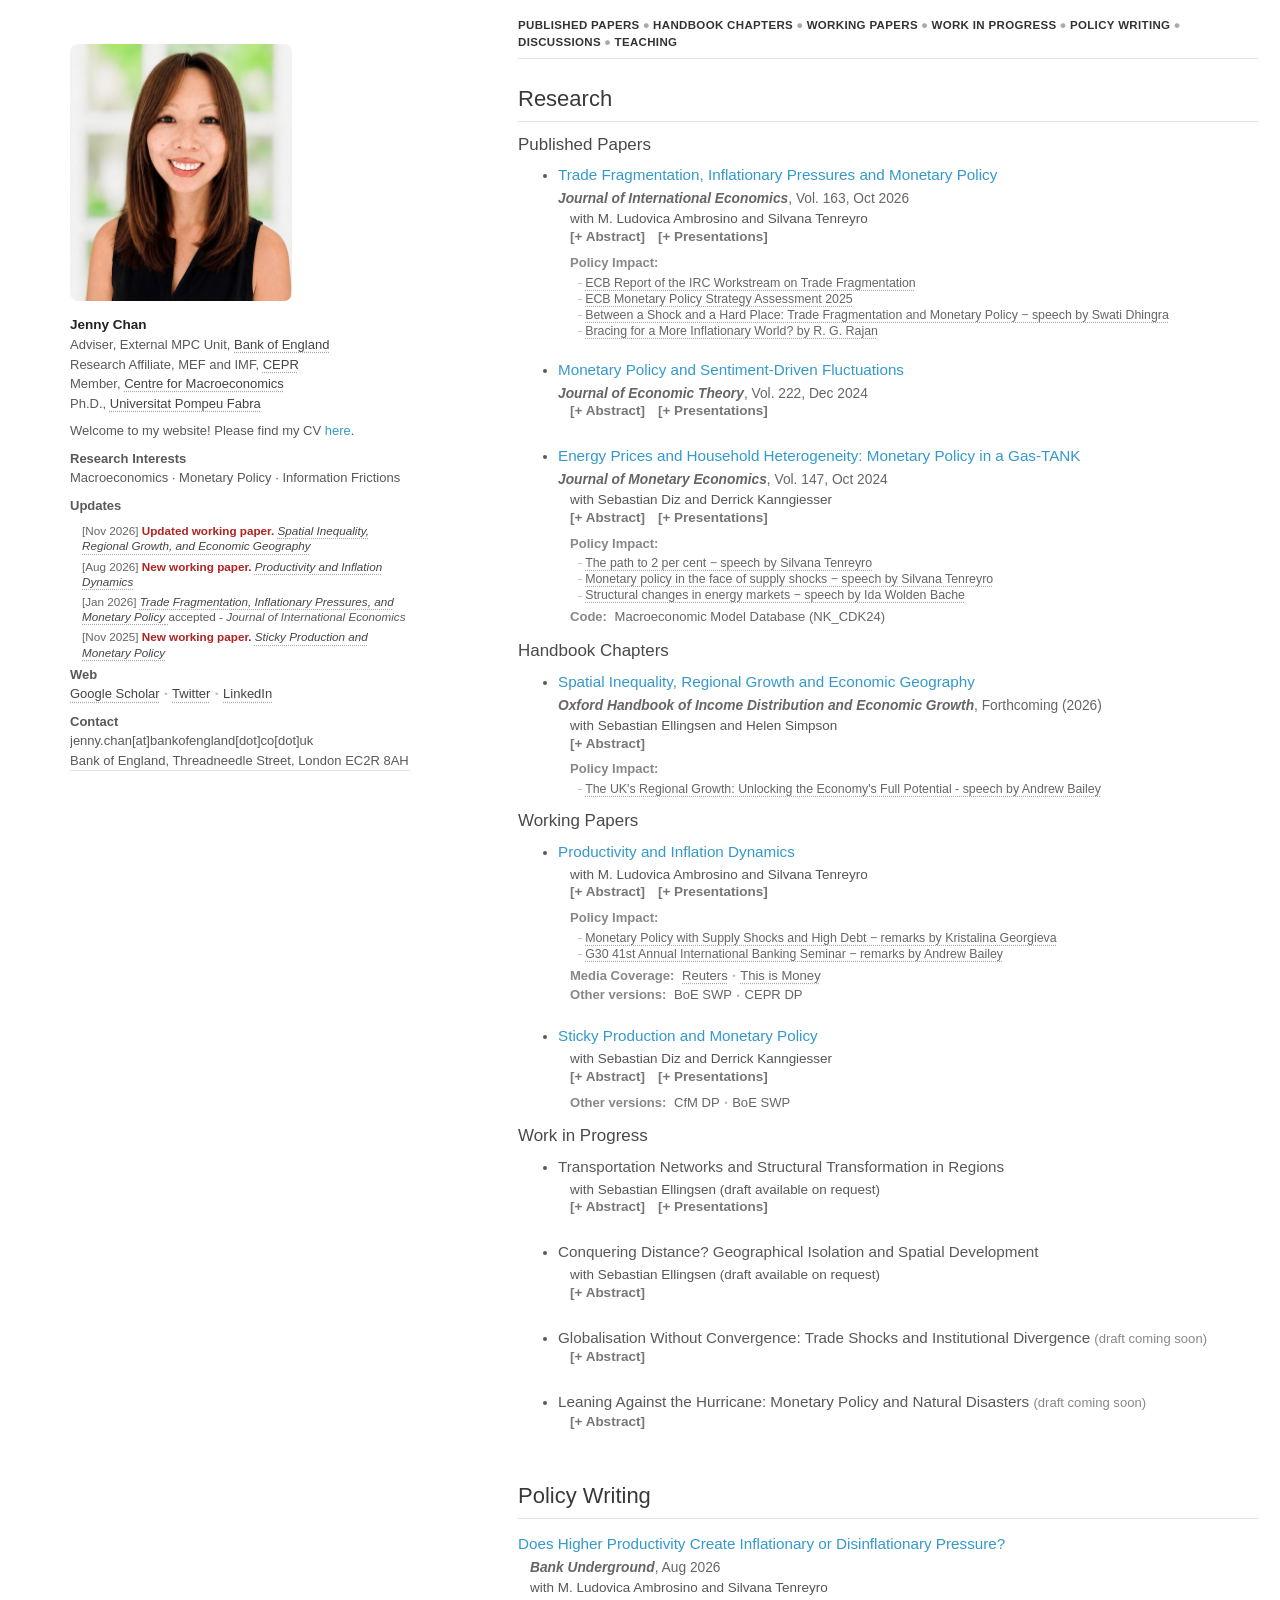
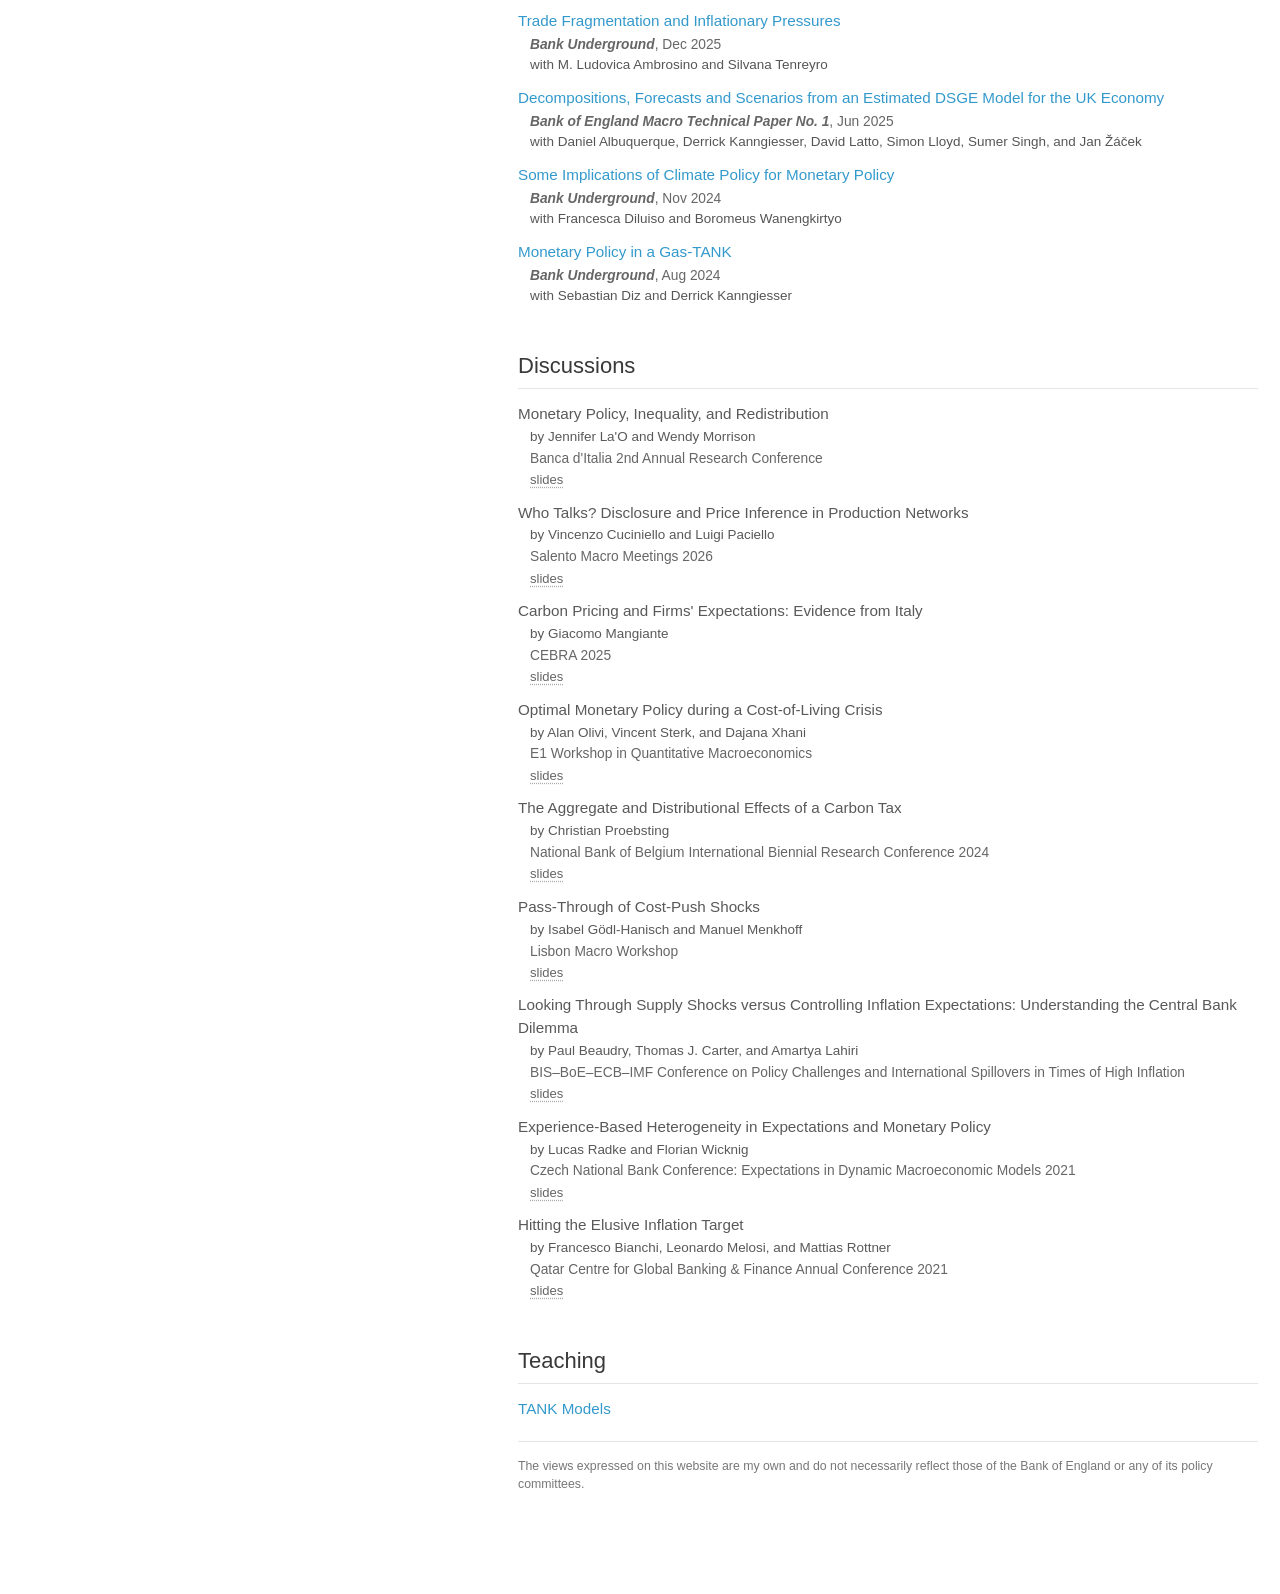
<file: index.html>
<!doctype html>
<html>
  <head>

	<!-- Google tag (gtag.js) -->
	<script async src="https://www.googletagmanager.com/gtag/js?id=G-JTFSP97HPY"></script>
	<script>
  	window.dataLayer = window.dataLayer || [];
  	function gtag(){dataLayer.push(arguments);}
  	gtag('js', new Date());

  	gtag('config', 'G-JTFSP97HPY');
	</script>

    <meta charset="utf-8">
    <meta http-equiv="X-UA-Compatible" content="chrome=1">
    <title>Jenny Chan</title>

    <link rel="stylesheet" href="stylesheets/styles.css">
    <link rel="stylesheet" href="stylesheets/pygment_trac.css">
    <meta name="viewport" content="width=device-width">
    <!--[if lt IE 9]>
    <script src="//html5shiv.googlecode.com/svn/trunk/html5.js"></script>
    <![endif]-->

    <style>
      /* Jump-to menu */
      .jumpto {
        font-size: 11.5px;
        font-weight: 600;
        text-transform: uppercase;
        letter-spacing: 0.03em;
        color: #999;  /* colour of the dots between links */
        line-height: 1.5;
        margin: -35px 0 28px;  /* links sit in the top margin; space below before "Research" */
        padding: 0 0 6px;
        position: sticky;
        top: 17px;  /* stays exactly where it starts (body top padding 44px - 27px pull-up) */
        background: #fff;
        border-bottom: 1px solid #e5e5e5;
        z-index: 1000;
        box-shadow: 0 -17px 0 #fff;  /* white strip above, so scrolled text never shows over the links */
		-webkit-transform: translateZ(0);
        transform: translateZ(0);
        -webkit-backface-visibility: hidden;
        will-change: transform;
      }

      .jumpto a { padding: 2px 0; color: #333; }
      .jumpto .sep { font-size: 1.5em; line-height: 0; vertical-align: -0.1em; color: #aaa; }
      .jumpto a:hover { color: #39c; }
      .jumpto a:hover { text-decoration: none; border-bottom: 2px solid #39c; }

      /* Keep jump-to targets from being hidden behind the sticky nav above */
      h2[id], h3[id] { scroll-margin-top: 100px; }

      .entry { margin-bottom: 12px; }
      ul.bullet-list > .entry { margin-bottom: 20px; }  /* a bit more air between papers */
      ul.bullet-list > .entry:last-child { margin-bottom: 12px; }
      .entry-title { font-size: 1.05em; }
      .entry-title .draft-note { font-size: 0.86em; color: #888; font-weight: normal; }
      .entry-title a, .entry-title-text, .entry-title em, .entry-title i { font-style: normal; }  /* titles upright (were italic) */

      .metadata {
        color: #666;
        font-size: 0.95em;
        line-height: 1.4;
        margin-top: 2px;
      }
      .metadata a { color: #666; }

      .coauthors {
        margin-left: 12px;
        margin-top: 2px;
        font-size: 0.93em;
        line-height: 1.4;
      }

      .indent { margin-left: 12px; }

      .supplementary {
        color: #666;
        font-size: 0.90em;
        margin-top: 4px;
      }
      .supplementary a { color: #666; }
      .supplementary a:hover { color: #39c; }  /* every supplementary link (Code, Other versions, ...) turns blue on hover */

      header p { margin-bottom: 8px; }
      /* Compact sidebar so it fits on a laptop screen without scrolling */
      header h4 { margin: 0; }
      header h2.sidebar-name { margin: 14px 0 0; font-size: 13.5px; line-height: 1.5; color: #222; }
      @media screen and (min-width: 981px) { header { bottom: 20px; } }
      #content p { margin-bottom: 12px; }
      #content h3 { margin-bottom: 10px; }
      #content hr { margin-bottom: 15px; }

      /* Disclaimer at the bottom of the right (content) panel */
      .content-footer { margin-top: 20px; }
      .content-footer p { font-size: 0.85em; color: #777; margin-bottom: 0; }

      /* Conferences accordion (reuses .accordion toggle) */
      .accordion.conf:after { content: '[+ Presentations]'; }
      .accordion.conf.active:after { content: '[\2212  Presentations]'; }
      /* Indent the toggles to the same 12px as the "with ..." co-author line, on every paper */
      .entry > button.accordion:first-of-type { margin-left: 5px; }
      /* Policy Impact / Other versions / etc. line up with the toggles and the "with ..." line */
      .entry > .supplementary:not(.indent) { margin-left: 12px; }
      /* Text size the page has always rendered at (previously set by unclosed <font size="2"> tags) */
      section, footer { font-size: 14.5px; }
      header { font-size: 13px; }  /* left panel slightly smaller than the right column */
      header > h2 { font-size: 18px; }  /* keep the name heading at its original size */
      #content > h2 { font-size: 22px; }  /* Research / Policy Writing / Discussions / Teaching */
      #content > h2 { margin-bottom: 10px; }
      #content > hr { margin-bottom: 14px; }
      .entry > button.accordion { padding-top: 0; padding-bottom: 0; }
      .entry > .supplementary { margin-top: 2px; }
      @media screen and (max-width: 980px) { .jumpto { margin-top: 0; padding-top: 6px; } }  /* single-column layout: keep the links below the sidebar */
      @media screen and (max-width: 740px) { .jumpto { display: none; } }  /* hide the section links on phones */
      .conf-note { font-size: 0.85em; color: #555; margin-top: 4px; }
      .impact-list { margin: 2px 0 4px 0; padding-left: 8px; list-style: none; }
      .impact-list li::before { content: "\2013"; font-size: 0.6em; color: #888; margin-right: 3px; vertical-align: 0.25em; }  /* small en dash, raised to mid-letter height, as the bullet */
      /* One line per bullet; long titles end in "..." (full title shown on hover) */
      .impact-list li { margin: 0; white-space: nowrap; overflow: hidden; text-overflow: ellipsis; font-size: 0.95em; line-height: 1.3; }
      /* On phones/narrow screens, show the full title: wrap instead of "...", with the dash hanging */
      @media screen and (max-width: 740px) {
        .impact-list li { white-space: normal; overflow: visible; text-overflow: clip; padding-left: 0.9em; text-indent: -0.9em; }
      }
      /* Decluttered styling: plain labels, no-bracket links, quieter co-author names */
      .label { color: #888; font-weight: 600; margin-right: 4px; }
      .supplementary .dot, header .dot { color: #bbb; margin: 0 1px; font-size: 0.75em; line-height: 0; vertical-align: 0.1em; }
      .coauthors a { color: #555; }
      .coauthors a:hover { color: #39c; }
      /* Dotted underline so Policy Impact items and slides read as links */
      .impact-list a, .supplementary.indent a, a.media { text-decoration: underline dotted; text-decoration-color: #aaa; text-underline-offset: 3px; }
      .impact-list a:hover, .supplementary.indent a:hover, a.media:hover { color: #39c; text-decoration-color: #39c; }
      /* Extra space before each main section */
      #content > h2[id] { margin-top: 48px; }
      /* Sidebar links: text colour with a light dotted underline, blue on hover (CV link stays blue) */
      header a, header a[style] { color: #444 !important; text-decoration: underline dotted; text-decoration-color: #aaa; text-underline-offset: 3px; }
      header a:hover, header a[style]:hover { color: #39c !important; text-decoration-color: #39c; }
      header a.cv-link { color: #39c !important; text-decoration: none; }
      header a.cv-link:hover { text-decoration: underline; }
    </style>

  </head>
  <body>
    <div class="wrapper">
      <header>
	<h4><img src='images/Photo_JC4.jpg' width="222" height="257" style="border-radius: 8px; display: block; margin: 0; object-fit: cover; object-position: 50% 100%;"></h4>
        <h2 class="sidebar-name"><b>Jenny Chan</b></h2>

    <p>Adviser, External MPC Unit, <a href="https://www.bankofengland.co.uk/" target="_blank">Bank of England</a>
	<br>Research Affiliate, MEF and IMF, <a href="https://cepr.org/" target="_blank">CEPR</a>
	<br>Member, <a href="https://www.lse.ac.uk/CFM" target="_blank">Centre for Macroeconomics</a>
	<br>Ph.D., <a href="https://www.upf.edu/en/web/econ" target="_blank">Universitat Pompeu Fabra</a></p>

	<p>Welcome to my website! Please find my CV <a class="cv-link" href="/cv/CV_JChan_Sep2026.pdf" target="_blank">here</a>.</p>

	<p><b>Research Interests</b>
	<br>Macroeconomics &middot; Monetary Policy &middot; Information Frictions</p>

	<p><b>Updates</b></p>

	<div style="font-size:0.9em; line-height:1.3;">

	<p style="margin:0 0 5px 12px; line-height:1.3;">
	<span style="color:#666;">[Nov 2026]</span>
	<span style="color:#b22222;"><b>Updated working paper.</b></span>
	<a href="/papers/handbook_final.pdf" target="_blank">
	<i>Spatial Inequality, Regional Growth, and Economic Geography</i>
	</a>
	</p>
		
	<p style="margin:0 0 5px 12px; line-height:1.3;">
	<span style="color:#666;">[Aug 2026]</span>
	<span style="color:#b22222;"><b>New working paper.</b></span>
	<a href="/papers/Productivity_Inflation.pdf" target="_blank">
	<i>Productivity and Inflation Dynamics</i>
	</a>
	</p>
		
	<p style="margin:0 0 5px 12px; line-height:1.3;">
	<span style="color:#666;">[Jan 2026]</span>
	<a href="https://www.sciencedirect.com/science/article/abs/pii/S0022199626000097" target="_blank">
	<i>Trade Fragmentation, Inflationary Pressures, and Monetary Policy</i>
	</a>
	accepted - <i>Journal of International Economics</i>
	</p>

	<p style="margin:0 0 5px 12px; line-height:1.3;">
	<span style="color:#666;">[Nov 2025]</span>
	<span style="color:#b22222;"><b>New working paper.</b></span>
	<a href="/papers/Sticky_production_SWP.pdf" target="_blank">
	<i>Sticky Production and Monetary Policy</i>
	</a>
	</p>

	</div>

	<p><b>Web</b>
	<br><a href="https://scholar.google.com/citations?hl=en&user=dgKcbZoAAAAJ" target="_blank" style="color: gray;">Google Scholar</a> <span class="dot">&bull;</span>
	<a href="https://twitter.com/CJenGo88" target="_blank" style="color: gray;">Twitter</a> <span class="dot">&bull;</span>
	<a href="https://uk.linkedin.com/in/jenny-chan-1031" target="_blank" style="color: gray;">LinkedIn</a>

	<p></p><b>Contact</b>
	<br>jenny.chan[at]bankofengland[dot]co[dot]uk
	<br>Bank of England, Threadneedle Street, London EC2R 8AH

	<!--
	<br>
        <img src='images/GitHub-Mark-120px-plus.jpg' height=5% width=5%>
        <a href="https://github.com/jenncha" target="_blank">Github</a>
        <br>
        <img src='images/twitter-128.jpg' height=5% width=5%>
        <a href="https://twitter.com/CJenGo88" target="_blank">Twitter</a>
        <br>
        <img src='images/google_scholar.jpg' height=5% width=5%>
        <a href="https://scholar.google.com/citations?hl=en&user=dgKcbZoAAAAJ" target="_blank">Google Scholar</a>
        <br>
        <p><small>Theme by <a href="https://github.com/orderedlist">orderedlist</a></small></p>
        <br>
	-->

        <hr>
      </header>

      <section>
        <div id="content">

	<nav class="jumpto">
	<a href="#published-articles">Published Papers</a> <span class="sep">&bull;</span>
	<a href="#books-chapters">Handbook Chapters</a> <span class="sep">&bull;</span>
	<a href="#working-papers">Working Papers</a> <span class="sep">&bull;</span>
	<a href="#work-in-progress">Work in Progress</a> <span class="sep">&bull;</span>
	<a href="#policy">Policy Writing</a> <span class="sep">&bull;</span>
	<a href="#discussions">Discussions</a> <span class="sep">&bull;</span>
	<a href="#teaching">Teaching</a>
	</nav>

        <h2>Research</h2>
        <hr>

	<h3 id="published-articles">Published Papers</h3>
	<ul class="bullet-list">

		<li class="entry">
			<div class="entry-title"><a href="https://www.sciencedirect.com/science/article/abs/pii/S0022199626000097" onclick="gtag('event', 'download', {'event_category': 'Downloads', 'event_label': 'Trade Fragmentation'});" target="_blank">Trade Fragmentation, Inflationary Pressures and Monetary Policy</a></div>
			<div class="metadata"><b><i>Journal of International Economics</i></b>, Vol. 163, Oct 2026</div>
				<div class="coauthors">with <a href="https://sites.google.com/view/marialudovicaambrosino/home" target="_blank">M. Ludovica Ambrosino</a> and <a href="https://personal.lse.ac.uk/tenreyro/" target="_blank">Silvana Tenreyro</a></div>
			<button class="accordion"></button>
			<div class="panel" id="section01">
				How does trade fragmentation affect inflationary pressures? What is the response
				of monetary policy needed to sustain inflation at target? To address these questions,
				we develop a two-sector, small open-economy model featuring imperfect international
				risk-sharing and household heterogeneity, capturing both the supply-side and demand-side
				effects of fragmentation. In the model, fragmentation takes the form of import-price
				increases or a decline in tradable-sector productivity. The sign and magnitude of its impact
				on inflationary pressures, and the appropriate policy response, depend not only on
				the direct effect of higher import prices or lower productivity on supply but also, crucially,
				on how aggregate demand adjusts to lower real incomes. In turn, this depends on
				the pace of fragmentation (gradual versus front-loaded) and other key structural factors
				highlighted by the model. We compare outcomes under Taylor-type monetary policy
				rules to a constrained-efficient allocation.
			</div>
			<button class="accordion conf"></button>
			<div class="panel" id="section01-conf">
				IMF 25th Annual Research Conference, NBER International Seminar on Macroeconomics*, 23rd BIS Annual Conference*, EEA-ESEM*, SED Copenhagen, Reserve Bank of Australia Annual Conference, ECB – FRB Cleveland Inflation: Drivers and Dynamics Conference, Banca d’Italia Annual Research Conference, 27th Annual DNB Research Conference, CEPR Paris Symposium, CEPR – ESSIM, CEPR-RISE Workshop, CEBRA, FRB International Finance Seminar, ECB DGE Seminar, ECB Seminar*, IMF ICD seminar*, Banca d’Italia Seminar*, Banque de France – TSE Seminar, AMSE – Banque de France Workshop in Macroeconomics, MMF Macro and Finance Research Group Workshop*, 25th IWH-CIREQ-GW-BOKERI Workshop*, 3rd XAmsterdam Macroeconomic Workshop, Collegio Carlo Alberto Workshop, Università Cattolica del Sacro Cuore
				<div class="conf-note">* Presented by co-author</div>
			</div>
			<div class="supplementary">
				<span class="label">Policy Impact:</span>
				<ul class="impact-list">
					<li><a title="ECB Report of the IRC Workstream on Trade Fragmentation" href="https://www.ecb.europa.eu/pub/pdf/scpops/ecb.op365~362d801aee.en.pdf" target="_blank">ECB Report of the IRC Workstream on Trade Fragmentation</a></li>
					<li><a title="ECB Monetary Policy Strategy Assessment 2025" href="https://www.ecb.europa.eu/pub/pdf/scpops/ecb.op371.en.pdf" target="_blank">ECB Monetary Policy Strategy Assessment 2025</a></li>
					<li><a title="Between a Shock and a Hard Place: Trade Fragmentation and Monetary Policy − speech by Swati Dhingra" href="https://www.bankofengland.co.uk/speech/2025/february/swati-dhingra-speech-dow-lecture-niesr-trade-fragmentation-and-monetary-policy" target="_blank">Between a Shock and a Hard Place: Trade Fragmentation and Monetary Policy − speech by Swati Dhingra</a></li>
					<li><a title="Bracing for a More Inflationary World? by R. G. Rajan" href="https://www.project-syndicate.org/commentary/inflationary-pressures-from-aging-deglobalization-climate-and-immigration-policies-by-raghuram-g-rajan-2024-07?utm_source=Project+Syndicate+Newsletter&utm_campaign=cadc13635f-sunday_newsletter_07_14_2024&utm_medium=email&utm_term=0_73bad5b7d8-cadc13635f-104305549&mc_cid=cadc13635f&mc_eid=d7c6ad6008" target="_blank">Bracing for a More Inflationary World? by R. G. Rajan</a></li>
				</ul>
			</div>
		</li>

		<li class="entry">
			<div class="entry-title"><a href="https://www.sciencedirect.com/science/article/abs/pii/S0022053124001340" onclick="gtag('event', 'download', {'event_category': 'Downloads', 'event_label': 'Sentiments'});" target="_blank">Monetary Policy and Sentiment-Driven Fluctuations</a></div>
			<div class="metadata"><b><i>Journal of Economic Theory</i></b>, Vol. 222, Dec 2024</div> 
			<button class="accordion"></button>
			<div class="panel" id="section02">
				Sentiments, or beliefs about aggregate demand, can be self-fulfilling in models departing slightly from the
				complete information benchmark in the New Keynesian framework. Through its effect on aggregate variables,
				the policy stance determines the degree of complementarity in firms’ production (pricing) decisions and consequently,
				the precision of endogenous signals that firms receive. As a result, aggregate fluctuations can be driven by both
				fundamental and non-fundamental shocks. The distribution of non-fundamental shocks is endogenous to policy,
				introducing a novel trade-off between stabilizing output and inflation. Both strong inflation targeting
				and nominal flexibilities increase the variance of non-fundamental shocks, which are shown to be suboptimal.
				Moreover, the Taylor principle is no longer sufficient to rule out indeterminacy. Instead, an interest rate
				rule that places sufficiently low weight on inflation eliminates non-fundamental volatility and thereby the output-inflation trade-off.
			</div>
			<button class="accordion conf"></button>
			<div class="panel" id="section02-conf">
				European Economic Association, European Winter Meeting of the Econometric Society, RES Annual Conference, Bank of Finland – CEPR Joint Conference on Monetary Policy Tools, 53rd Annual Conference of the Money, Macro and Finance Society, ESCB Research Cluster on Monetary Economics - Fourth Annual Workshop, LSE-CfM London Workshop, Fall 2022 Midwest Macro Meeting, T2M 2022, BSE Summer Forum, SAEe 2018 (Symposium of the Spanish Economic Association), 18th Workshop on Macroeconomic Dynamics (Università di Pavia), XXIII Workshop on Dynamic Macroeconomics (Universidade de Vigo), Bergamo Workshop in Economics and Statistics, Sailing the Macro Workshop, Barcelona GSE PhD Jamboree
			</div>
		</li>

		<li class="entry">
			<div class="entry-title"><a href="https://www.sciencedirect.com/science?_ob=GatewayURL&_origin=AUTHORALERT&_method=citationSearch&_piikey=S0304393224000734&_version=1&md5=0ceb3feb7a5e5a0e810eb5fb30139961" onclick="gtag('event', 'download', {'event_category': 'Downloads', 'event_label': 'Gas-TANK'});" target="_blank">Energy Prices and Household Heterogeneity: Monetary Policy in a Gas-TANK</a></div>
			<div class="metadata"><b><i>Journal of Monetary Economics</i></b>, Vol. 147, Oct 2024</div>
				<div class="coauthors">with <a href="https://sites.google.com/view/sebastian-diz/home" target="_blank">Sebastian Diz</a> and <a href="https://sites.google.com/view/derrickkanngiesser/home" target="_blank">Derrick Kanngiesser</a></div>
			<button class="accordion"></button>
			<div class="panel" id="section03">
				How does household heterogeneity affect the transmission of an energy price shock? What
				are the implications for monetary policy? We develop a small open economy TANK model
				that features labor and an energy import good as production inputs (Gas-TANK). Given complementarities
				in production inputs, higher energy prices reduce the labor share of total income.
				Due to borrowing constraints, this translates into a drop in aggregate demand. Higher
				price flexibility insures firm profits from adverse energy price shocks, further depressing labor
				income and demand. We illustrate how the transmission of shocks in a RANK versus a
				TANK depends on the degree of complementarity between energy and labor in production
				and the degree of price rigidities. Optimal monetary policy is less contractionary in a TANK
				and can even be expansionary when credit constraints are severe. Finally, the contractionary
				effect of an energy price shock on demand cannot be generalized to alternate supply shocks,
				as the specific nature of the supply shock affects how resources are redistributed in the economy.
			</div>
			<button class="accordion conf"></button>
			<div class="panel" id="section03-conf">
				EEA*, Annual IJCB Research Conference*, Banque de France-CEPR-ECB Conference on Monetary Policy Challenges for European Macroeconomies, 25th Annual DNB Research Conference*, 25th Central Bank Macroeconomic Modeling Workshop*, CESifo Area Conference on Macro, Money, and International Finance*, PSE-CEPR Policy Forum, Banque de France – Pierre Werner Chair (EUI) Conference, 2nd BoE-CfM-EUI-LSE Workshop on International Macroeconomics and Finance, 7th Annual Workshop of the ESCB Research Cluster 2, European Stability Mechanism Workshop, CEMLA*, ECB IPA Seminar, FRB Cleveland Brownbag Seminar, BSE Summer Forum, HEC Lausanne, Helsinki GSE, Bristol Macro Brownbag Seminar, CEF*, 17th Dynare Conference*, Lisbon Macro Workshop, QCGBF Annual Conference, 3rd Catalan Economic Society Congress
				<div class="conf-note">* Presented by co-author</div>
			</div>
			<div class="supplementary">
				<span class="label">Policy Impact:</span>
				<ul class="impact-list">
					<li><a title="The path to 2 per cent − speech by Silvana Tenreyro" href="https://www.bankofengland.co.uk/speech/2022/november/silvana-tenreyro-keynote-speech-at-the-society-of-professional-economists-annual-conference" target="_blank">The path to 2 per cent − speech by Silvana Tenreyro</a></li>
					<li><a title="Monetary policy in the face of supply shocks − speech by Silvana Tenreyro" href="https://www.ecb.europa.eu/pub/conferences/ecbforum/shared/pdf/2023/Tenreyro_paper.pdf" target="_blank">Monetary policy in the face of supply shocks − speech by Silvana Tenreyro</a></li>
					<li><a title="Structural changes in energy markets and implications for inflation and monetary policy − speech by Ida Wolden Bache" href="https://www.bis.org/review/r230703b.htm" target="_blank">Structural changes in energy markets − speech by Ida Wolden Bache</a></li>
				</ul>
				<span class="label">Code:</span> <a href="https://www.macromodelbase.com/page/rep-mmb" target="_blank">Macroeconomic Model Database (NK_CDK24)</a>
			</div>
		</li>

	</ul>

	<h3 id="books-chapters">Handbook Chapters</h3>
	<ul class="bullet-list">

		<li class="entry">
			<div class="entry-title"><a href="/papers/handbook_final.pdf" onclick="gtag('event', 'download', {'event_category': 'Downloads', 'event_label': 'Handbook'});" target="_blank">Spatial Inequality, Regional Growth and Economic Geography</a></div>
			<div class="metadata"><b><i>Oxford Handbook of Income Distribution and Economic Growth</i></b>, Forthcoming (2026)</div>
				<div class="coauthors">with <a href="https://sebastianellingsen.github.io/" target="_blank">Sebastian Ellingsen</a> and <a href="https://www.bristol.ac.uk/people/person/Helen-Simpson-cc309297-12ad-44e0-ac84-b12c7ac90fd8/" target="_blank">Helen Simpson</a></div>
			<button class="accordion"></button>
			<div class="panel" id="section04">
				This chapter explores the patterns of spatial income disparities within countries throughout the 20th Century.
				Following World War II, regional income gaps initially narrowed; however, the rate of convergence slowed in
				recent decades, with regional divergence evident in some countries. Despite narrowing income gaps, the
				incomplete nature of regional income convergence has led to persistent relative income disparities. We
				synthesize recent contributions seeking to explain these patterns, with an emphasis on insights from
				quantitative economic geography and macroeconomics. Finally, we examine the evidence on the impact of
				“place-based policies,” focusing on large-scale programs designed to promote regional convergence.
			</div>
			<div class="supplementary">
				<span class="label">Policy Impact:</span>
				<ul class="impact-list">
					<li><a title="The UK's Regional Growth: Unlocking the Economy's Full Potential - speech by Andrew Bailey" href="https://www.bankofengland.co.uk/speech/2026/november/andrew-bailey-speech-at-the-annual-institute-of-economic-development-conference-london" target="_blank">The UK's Regional Growth: Unlocking the Economy's Full Potential - speech by Andrew Bailey</a></li>
				</ul>
			</div>
		</li>

	</ul>

	<h3 id="working-papers">Working Papers</h3>
	<ul class="bullet-list">

			<li class="entry">
			<div class="entry-title"><a href="/papers/Productivity_Inflation.pdf" onclick="gtag('event', 'download', {'event_category': 'Downloads', 'event_label': 'Productivity and Inflation'});" target="_blank">Productivity and Inflation Dynamics</a></div>
			<div class="coauthors">with <a href="https://sites.google.com/view/marialudovicaambrosino/home" target="_blank">M. Ludovica Ambrosino</a> and <a href="https://personal.lse.ac.uk/tenreyro/" target="_blank">Silvana Tenreyro</a></div>
			<button class="accordion"></button>
			<div class="panel" id="section06">
				How does higher productivity affect inflation? Productivity shifts both supply and demand (through real incomes), 
				and its effect on inflation depends on their relative magnitude and timing, and on how monetary policy responds. 
				We distinguish between a one-off level shock that temporarily increases productivity above trend and a persistent 
				increase in productivity growth. A one-off shock lowers marginal costs and lifts potential output, generating 
				downward pressure on the price level. However, this is a level effect and once prices adjust, inflation returns 
				to target. In contrast, higher productivity growth raises expected permanent income, which stimulates investment 
				and consumption, pushing up on the natural real rate. Absent a tightening of monetary policy, this can generate 
				inflationary pressures. Anticipation effects are central: if demand rises ahead of realised productivity gains, 
				inflation can rise even as productive capacity expands. In an open economy, the impact on inflation also depends 
				on whether productivity gains occur in the tradable or the non-tradable sector. In summary, the inflationary 
				consequences of higher productivity are a priori ambiguous and depend on the balance and timing of demand and 
				supply responses, the composition of consumption across tradables and non-tradables, and importantly, the 
				monetary policy response.
			</div>
			<button class="accordion conf"></button>
			<div class="panel" id="section06-conf">
				ECB Conference on Monetary Policy, Reserve Bank of New Zealand, FRB Cleveland Brownbag Seminar, Australian National University, University of Melbourne, Monash University, International and Monetary Economics Network Research Seminar, 7th HeiTüHo Workshop
			</div>
			<div class="supplementary">
				<span class="label">Policy Impact:</span>
				<ul class="impact-list">
					<li><a title="Monetary Policy with Supply Shocks and High Debt − remarks by Kristalina Georgieva" href="https://www.imf.org/en/news/articles/2026/09/07/sp090726-md-monetary-policy-with-supply-shocks-and-high-debt" target="_blank">Monetary Policy with Supply Shocks and High Debt − remarks by Kristalina Georgieva</a></li>
					<li><a title="G30 41st Annual International Banking Seminar − remarks by Andrew Bailey" href="https://www.youtube.com/live/-EgL8TvOagQ?si=KqjQUtPRRfcPH-6J" target="_blank">G30 41st Annual International Banking Seminar − remarks by Andrew Bailey</a></li>
				</ul>
				<span class="label">Media Coverage:</span> 
				<a class="media" href="https://www.reuters.com/business/ai-productivity-gains-may-not-curb-inflation-imfs-tenreyro-warns-2026-08-20/" target="_blank">Reuters</a> <span class="dot">&bull;</span>
        		<a class="media" href="https://www.thisismoney.co.uk/money/markets/article-16070297/Bank-England-insiders-warn-AI-boom-push-rates-Britain.html" target="_blank">This is Money</a>
				<br><span class="label">Other versions:</span>
				<a href="https://www.bankofengland.co.uk/working-paper/2026/productivity-and-inflation-dynamics" target="_blank">BoE SWP</a> <span class="dot">&bull;</span>
				<a href="https://cepr.org/publications/dp21876" target="_blank">CEPR DP</a>
			</div>
		</li>
		
		<li class="entry">
			<div class="entry-title"><a href="/papers/Sticky_production_SWP.pdf" onclick="gtag('event', 'download', {'event_category': 'Downloads', 'event_label': 'Sticky Production'});" target="_blank">Sticky Production and Monetary Policy</a></div>
			<div class="coauthors">with <a href="https://sites.google.com/view/sebastian-diz/home" target="_blank">Sebastian Diz</a> and <a href="https://sites.google.com/view/derrickkanngiesser/home" target="_blank">Derrick Kanngiesser</a></div>
			<button class="accordion"></button>
			<div class="panel" id="section05">
				We study a New Keynesian model where production inputs and pricing decisions are made under information frictions.
				Firm production is constrained by inputs that are chosen before shocks are realized, based on firms’ expectations of
				future demand. We show that the assumption of real rigidities versus nominal rigidities is not innocuous, as assuming
				the presence of either or both affects the pass-through of demand shocks to aggregate output and inflation. When the
				choice of production inputs is made under imperfect information about demand shocks, the impact on inflation is amplified
				while the impact on output is dampened. When both production inputs and pricing decisions are made under imperfect
				information about demand shocks, the pass-through to output is amplified while the impact on inflation is dampened.
				Additionally, we show that expectations about demand can behave similarly to a supply shock, as these expectations
				influence the natural level of output and enter the New Keynesian Phillips curve in a manner analogous to a cost-push shock.
				Empirical evidence suggests that inflation falls following a positive surprise in industrial production, consistent with
				a model featuring real rigidities.
			</div>
			<button class="accordion conf"></button>
			<div class="panel" id="section05-conf">
				BSE Summer Forum, CEMAP (Durham University)
			</div>
			<div class="supplementary">
				<span class="label">Other versions:</span> <a href="https://www.lse.ac.uk/CFM/assets/pdf/CFM-Discussion-Papers-2025/CFMDP2025-27-Paper2.pdf" target="_blank">CfM DP</a> <span class="dot">&bull;</span>
				<a href="https://www.bankofengland.co.uk/working-paper/2025/sticky-production-and-monetary-policy" target="_blank">BoE SWP</a>
			</div>
		</li>
	</ul>

    	<h3 id="work-in-progress">Work in Progress</h3>
        <ul class="bullet-list">

			<li class="entry">
			<div class="entry-title"><span class="entry-title-text">Transportation Networks and Structural Transformation in Regions</span></div>
			<div class="coauthors">with <a href="https://sebastianellingsen.github.io/" target="_blank">Sebastian Ellingsen</a> (draft available on request)</div>
			<button class="accordion"></button>
			<div class="panel" id="section09">
				Since 1900, rural regions in Europe experienced more rapid income growth and
				rapid industrialization than urban regions. Did lower transportation costs enable
				this rural catchup? We explore this question using historical data from Norway and
				European regions since 1900. In both cases, we find that improvements in market
				access accelerated structural transformation out of agriculture in regions that were
				initially specialized in agriculture. To interpret this pattern, we build a multi-sector
				dynamic spatial model equilibrium of structural transformation that we take to
				the data. Through counterfactuals exercises, we find that lower transportation
				costs accelerated structural transformation in rural locations, but are insufficient to
				account for the full catchup observed in the data. Our findings suggest alternative
				mechanisms are important in accounting for rural catchup across European regions.
			</div>
			<button class="accordion conf"></button>
			<div class="panel" id="section09-conf">
				LSE-CEPR Spatial Disparities RPN Workshop*, European Trade Study Group (ETSG) Conference*
				<div class="conf-note">* Presented by co-author</div>
			</div>
			</li>

			<li class="entry">
			<div class="entry-title"><span class="entry-title-text">Conquering Distance? Geographical Isolation and Spatial Development</span></div>
			<div class="coauthors">with <a href="https://sebastianellingsen.github.io/" target="_blank">Sebastian Ellingsen</a> (draft available on request)</div>
			<button class="accordion"></button>
			<div class="panel" id="section07">
				What is the effect of past market access on spatial development? We study this question by constructing
				a granular measure of pre-industrial geographical isolation. Despite significant reductions in
				transportation costs over time, we find that a location’s historical isolation has a persistent effect
				on its modern spatial development. Specifically, we show that isolated locations were less likely to
				sustain cities between 1200 and 1800, with a lower GDP per capita between 1900 and 2015. A quantitative
				spatial model provides a structural interpretation of these findings. Through the lens of the model,
				we assess the relative importance of different channels of persistence. Both first and second-nature
				fundamentals are important drivers of the persistent impact of historical geographical isolation.
				Our results suggest that infrastructure investment undertaken at stages of development when the
				distribution of economic activity is malleable can have long-run implications.
			</div>
			</li>
			
			<li class="entry">
			<div class="entry-title"><span class="entry-title-text">Globalisation Without Convergence: Trade Shocks and Institutional Divergence</span> <span class="draft-note">(draft coming soon)</span></div>
			<button class="accordion"></button>
			<div class="panel" id="section08">
				Classical political economy models suggest that economic integration leads to
				convergence in institutional and policy frameworks across countries.
				Recent developments challenge this view, as the rise of large emerging economies
				has had distributional impacts within advanced economies, leading to a
				political backlash against globalisation. Despite facing similar trade shocks,
				advanced economies have responded in different ways: the United States has adopted
				increasingly protectionist trade policies, while European economies have
				maintained openness alongside fiscal redistribution. This paper develops a
				political economy model in which trade policy and redistribution are jointly
				determined by majority voting. The model highlights a trade-off between
				compensating workers affected by import competition (through redistribution) and
				shielding exposed sectors through protectionism. The equilibrium response
				depends on underlying preferences for redistribution. The model predicts that
				low-redistribution economies respond to adverse trade shocks with protectionism,
				while high-redistribution economies sustain openness and expand transfers.
			</div>
			</li>

			<li class="entry">
			<div class="entry-title"><span class="entry-title-text">Leaning Against the Hurricane: Monetary Policy and Natural Disasters</span> <span class="draft-note">(draft coming soon)</span></div>
			<button class="accordion"></button>
			<div class="panel" id="section10">
				Natural disasters destroy productive capital and infrastructure, yet the speed of economic recovery
				varies across time and space. This paper studies whether monetary policy shapes post-disaster
				recovery by affecting the pace of reconstruction. While the loss of productive capacity and expansionary
				fiscal responses may generate inflationary pressures that call for tighter monetary policy,
				higher interest rates also increase the cost of financing reconstruction for households, firms, and
				governments, potentially slowing the recovery of supply capacity. We study this trade-off by
				combining cross-country evidence with quasi-experimental variation from historical hurricane paths,
				interacting exogenous disaster exposure with identified monetary policy shocks. This strategy
				identifies the causal effect of monetary policy on the persistence of disaster-induced economic losses.
				We develop and calibrate a New Keynesian model with disaster-induced capital destruction
				and endogenous reconstruction to quantify the role of monetary policy in promoting economic
				resilience and to characterize the optimal policy response. The results suggest that, unlike
				conventional supply shocks, the persistence of natural disaster shocks depends on the monetary
				policy environment, with important implications for stabilisation policy in an
				era of more frequent climate-related disasters.
			</div>
			</li>

		</ul>

	<h2 id="policy">Policy Writing</h2>
	<hr>

	<div class="entry">
	<div class="entry-title"><a href="https://bankunderground.co.uk/2026/08/20/is-higher-productivity-inflationary-or-disinflationary/" target="_blank"><em>Does Higher Productivity Create Inflationary or Disinflationary Pressure?</em></a></div>
	<div class="metadata indent"><b><i>Bank Underground</i></b>, Aug 2026</div>
	<div class="coauthors">with
	<a href="https://sites.google.com/view/marialudovicaambrosino/home" target="_blank">M. Ludovica Ambrosino</a>
	and
	<a href="https://personal.lse.ac.uk/tenreyro/" target="_blank">Silvana Tenreyro</a>
	</div>
	</div>
			
	<div class="entry">
	<div class="entry-title"><a href="https://bankunderground.co.uk/2025/12/04/trade-fragmentation-and-inflationary-pressures/" target="_blank"><em>Trade Fragmentation and Inflationary Pressures</em></a></div>
	<div class="metadata indent"><b><i>Bank Underground</i></b>, Dec 2025</div>
	<div class="coauthors">with
	<a href="https://sites.google.com/view/marialudovicaambrosino/home" target="_blank">M. Ludovica Ambrosino</a>
	and
	<a href="https://personal.lse.ac.uk/tenreyro/" target="_blank">Silvana Tenreyro</a>
	</div>
	</div>

	<div class="entry">
	<div class="entry-title"><a href="https://www.bankofengland.co.uk/macro-technical-paper/2025/decompositions-forecasts-and-scenarios-from-an-estimated-dsge-model-for-the-uk-economy" target="_blank"><em>Decompositions, Forecasts and Scenarios from an Estimated DSGE Model for the UK Economy</em></a></div>
	<div class="metadata indent"><b><i>Bank of England Macro Technical Paper No. 1</i></b>, Jun 2025</div>
	<div class="coauthors">with
	<a href="https://www.danielalbuquerque.com/" target="_blank">Daniel Albuquerque</a>,
	<a href="https://sites.google.com/view/derrickkanngiesser/home" target="_blank">Derrick Kanngiesser</a>,
	<a href="https://uk.linkedin.com/in/david-latto-80691936" target="_blank">David Latto</a>,
	<a href="https://sites.google.com/view/splloyd/home" target="_blank">Simon Lloyd</a>,
	<a href="https://uk.linkedin.com/in/sumer-singh-47259a152" target="_blank">Sumer Singh</a>, and
	<a href="https://uk.linkedin.com/in/jan-%25C5%25BE%25C3%25A1%25C4%258Dek-8838b61a6" target="_blank">Jan Žáček</a>
	</div>
	</div>

	<div class="entry">
	<div class="entry-title"><a href="https://bankunderground.co.uk/2024/11/26/some-implications-of-climate-policy-for-monetary-policy/" target="_blank"><em>Some Implications of Climate Policy for Monetary Policy</em></a></div>
	<div class="metadata indent"><b><i>Bank Underground</i></b>, Nov 2024</div>
	<div class="coauthors">with
	<a href="https://sites.google.com/view/francescadiluiso/home" target="_blank">Francesca Diluiso</a>
	and
	<a href="https://uk.linkedin.com/in/bwanengkirtyo" target="_blank">Boromeus Wanengkirtyo</a>
	</div>
	</div>

	<div class="entry">
	<div class="entry-title"><a href="https://bankunderground.co.uk/2024/08/02/monetary-policy-in-a-gas-tank/" target="_blank"><em>Monetary Policy in a Gas-TANK</em></a></div>
	<div class="metadata indent"><b><i>Bank Underground</i></b>, Aug 2024</div>
	<div class="coauthors">with
	<a href="https://sites.google.com/view/sebastian-diz/home" target="_blank">Sebastian Diz</a>
	and
	<a href="https://sites.google.com/view/derrickkanngiesser/home" target="_blank">Derrick Kanngiesser</a>
	</div>
	</div>

	<h2 id="discussions">Discussions</h2>
	<hr>

	<div class="entry">
	<div class="entry-title"><em>Monetary Policy, Inequality, and Redistribution</em></div>
	<div class="coauthors">by Jennifer La'O and Wendy Morrison</div>
	<div class="metadata indent">Banca d'Italia 2nd Annual Research Conference</div>
	<div class="supplementary indent"><a href="/teaching/CHAN_BdI_discussion.pdf" target="_blank">slides</a></div>
	</div>

	<div class="entry">
	<div class="entry-title"><em>Who Talks? Disclosure and Price Inference in Production Networks</em></div>
	<div class="coauthors">by Vincenzo Cuciniello and Luigi Paciello</div>
	<div class="metadata indent">Salento Macro Meetings 2026</div>
	<div class="supplementary indent"><a href="/teaching/Salento_discussion.pdf" target="_blank">slides</a></div>
	</div>

	<div class="entry">
	<div class="entry-title"><em>Carbon Pricing and Firms' Expectations: Evidence from Italy</em></div>
	<div class="coauthors">by Giacomo Mangiante</div>
	<div class="metadata indent">CEBRA 2025</div>
	<div class="supplementary indent"><a href="/teaching/CEBRA2025_Discussion_Final.pdf" target="_blank">slides</a></div>
	</div>

	<div class="entry">
	<div class="entry-title"><em>Optimal Monetary Policy during a Cost-of-Living Crisis</em></div>
	<div class="coauthors">by Alan Olivi, Vincent Sterk, and Dajana Xhani</div>
	<div class="metadata indent">E1 Workshop in Quantitative Macroeconomics</div>
	<div class="supplementary indent"><a href="/teaching/e1-Discussion.pdf" target="_blank">slides</a></div>
	</div>

	<div class="entry">
	<div class="entry-title"><em>The Aggregate and Distributional Effects of a Carbon Tax</em></div>
	<div class="coauthors">by Christian Proebsting</div>
	<div class="metadata indent">National Bank of Belgium International Biennial Research Conference 2024</div>
	<div class="supplementary indent"><a href="/teaching/NBB-Discussion.pdf" target="_blank">slides</a></div>
	</div>

	<div class="entry">
	<div class="entry-title"><em>Pass-Through of Cost-Push Shocks</em></div>
	<div class="coauthors">by Isabel Gödl-Hanisch and Manuel Menkhoff</div>
	<div class="metadata indent">Lisbon Macro Workshop</div>
	<div class="supplementary indent"><a href="/teaching/Lisbon-DiscussionGodl-HanischMenkhoff.pdf" target="_blank">slides</a></div>
	</div>

	<div class="entry">
	<div class="entry-title"><em>Looking Through Supply Shocks versus Controlling Inflation Expectations: Understanding the Central Bank Dilemma</em></div>
	<div class="coauthors">by Paul Beaudry, Thomas J. Carter, and Amartya Lahiri</div>
	<div class="metadata indent">BIS–BoE–ECB–IMF Conference on Policy Challenges and International Spillovers in Times of High Inflation</div>
	<div class="supplementary indent"><a href="/teaching/Spillovers-DiscussionBeaudryCarterLahiri.pdf" target="_blank">slides</a></div>
	</div>

	<div class="entry">
	<div class="entry-title"><em>Experience-Based Heterogeneity in Expectations and Monetary Policy</em></div>
	<div class="coauthors">by Lucas Radke and Florian Wicknig</div>
	<div class="metadata indent">Czech National Bank Conference: Expectations in Dynamic Macroeconomic Models 2021</div>
	<div class="supplementary indent"><a href="/teaching/CNB-DiscussionRadkeWicknig.pdf" target="_blank">slides</a></div>
	</div>

	<div class="entry">
	<div class="entry-title"><em>Hitting the Elusive Inflation Target</em></div>
	<div class="coauthors">by Francesco Bianchi, Leonardo Melosi, and Mattias Rottner</div>
	<div class="metadata indent">Qatar Centre for Global Banking & Finance Annual Conference 2021</div>
	<div class="supplementary indent"><a href="/teaching/QCBGF-DiscussionBMR.pdf" target="_blank">slides</a></div>
	</div>

	<h2 id="teaching">Teaching</h2>
	<hr>

	<div class="entry">
	<div class="entry-title"><a href="/teaching/TANK_CCBS2025.pdf">TANK Models</a></div>
	</div>

	<div class="content-footer">
	<hr>
	<p>The views expressed on this website are my own and do not necessarily reflect those of the Bank of England or any of its policy committees.</p>
	</div>

	</section>

    	</div>

    <script src="javascripts/scale.fix.js"></script>

    <script src="javascripts/toggle_accordion.js"></script>

  </body>
</html>
</file>
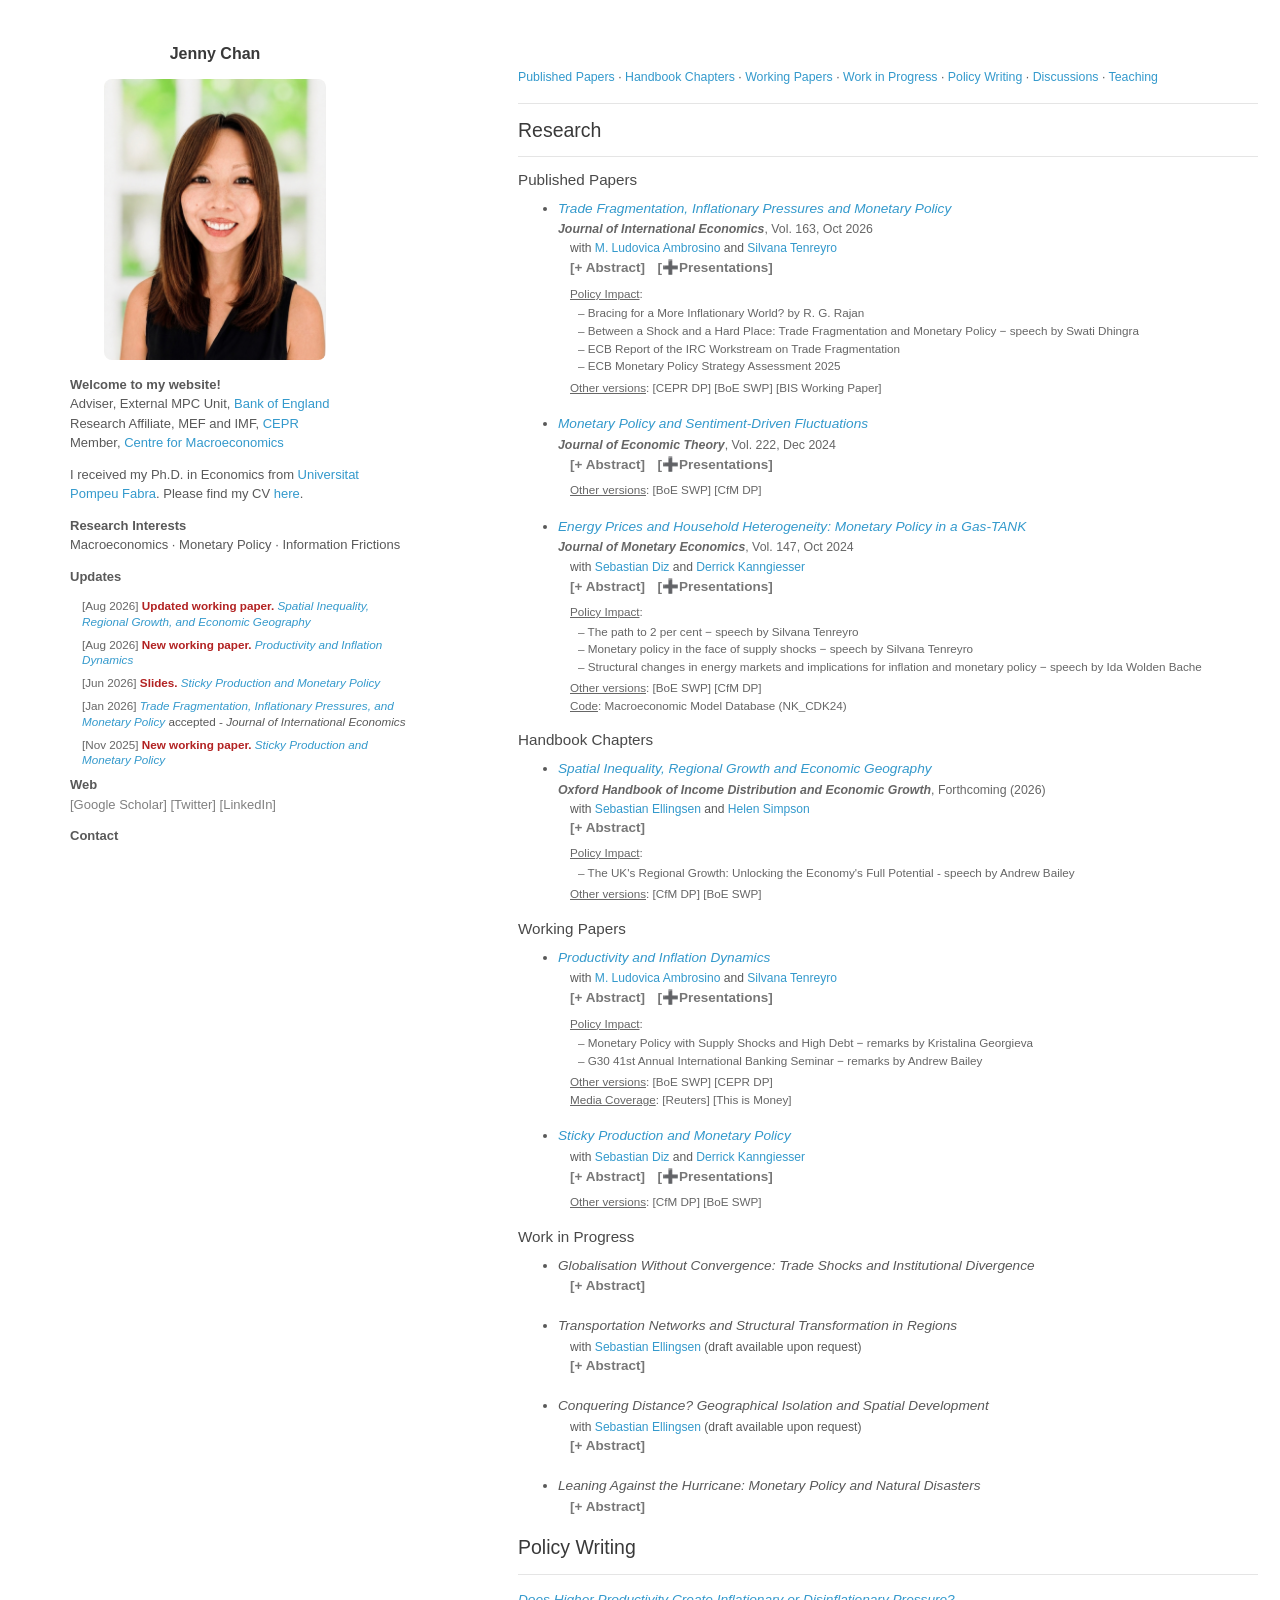
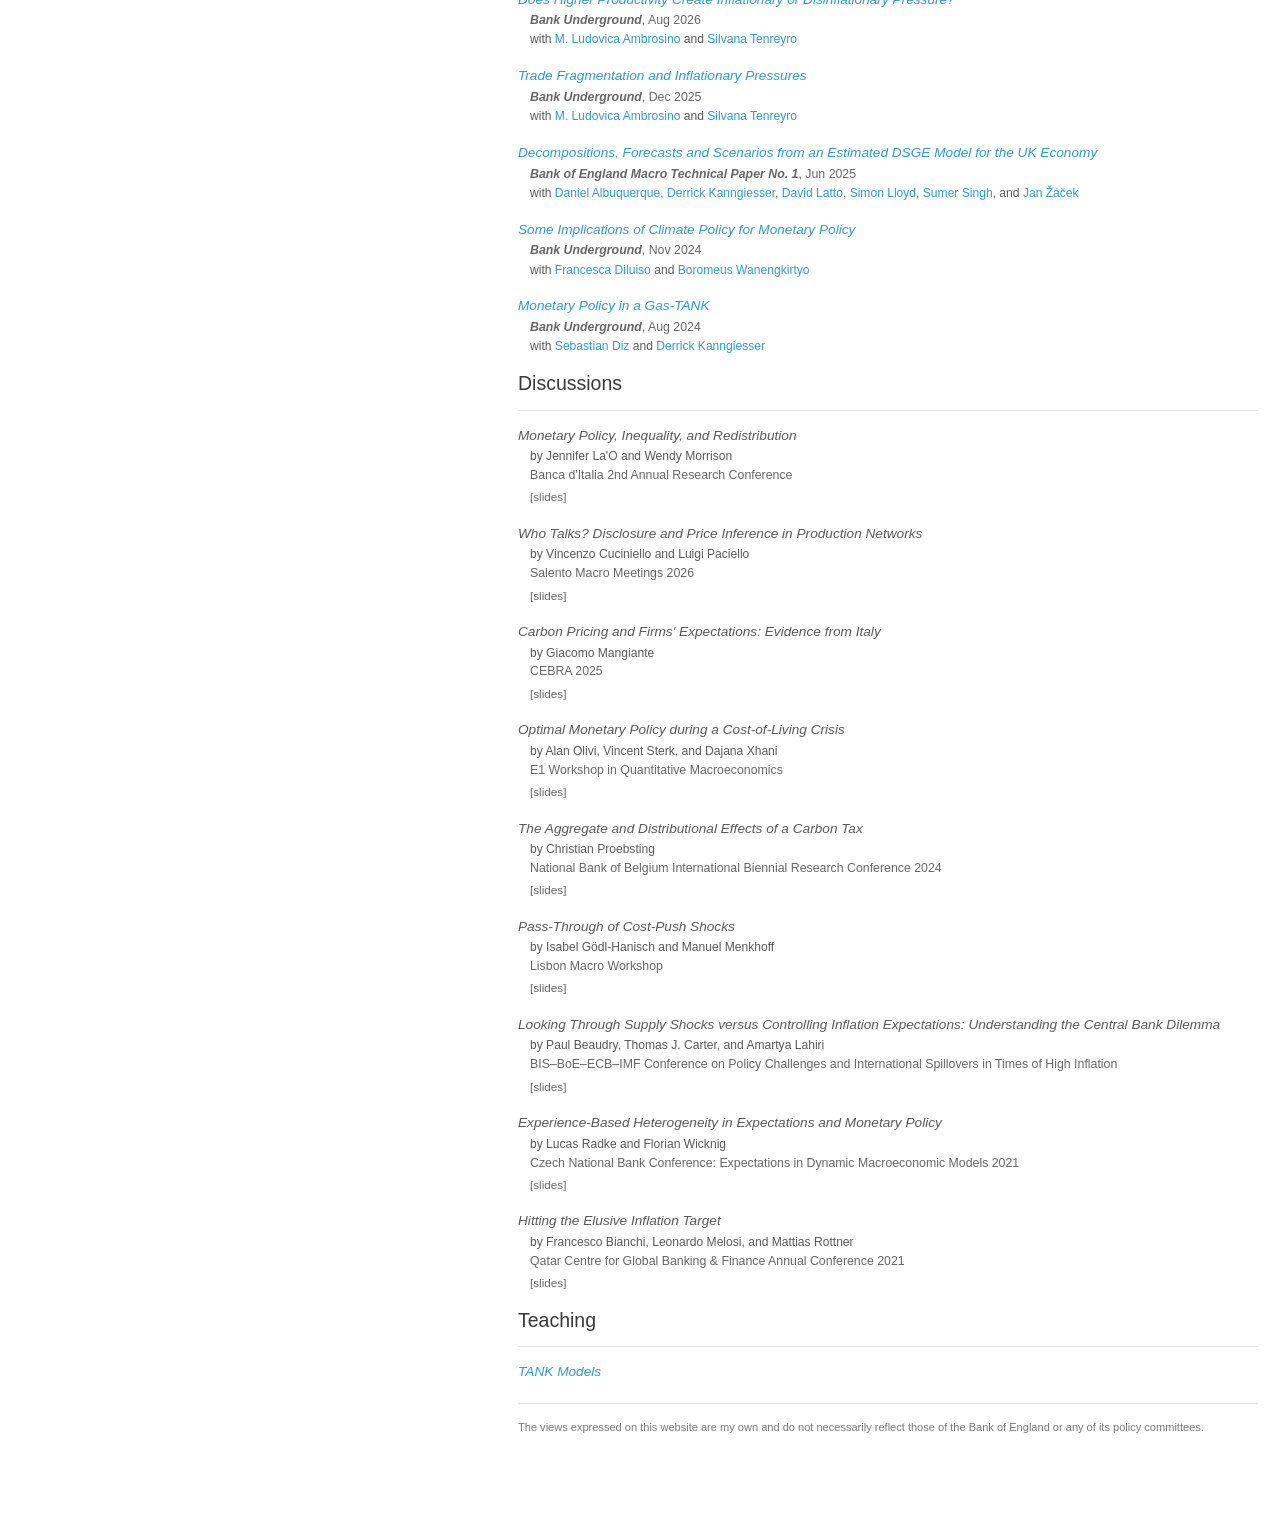
<file: index_middle.html>
<!doctype html>
<html>
  <head>

	<!-- Google tag (gtag.js) -->
	<script async src="https://www.googletagmanager.com/gtag/js?id=G-JTFSP97HPY"></script>
	<script>
  	window.dataLayer = window.dataLayer || [];
  	function gtag(){dataLayer.push(arguments);}
  	gtag('js', new Date());

  	gtag('config', 'G-JTFSP97HPY');
	</script>

    <meta charset="utf-8">
    <meta http-equiv="X-UA-Compatible" content="chrome=1">
    <title>Jenny Chan</title>

    <link rel="stylesheet" href="stylesheets/styles.css">
    <link rel="stylesheet" href="stylesheets/pygment_trac.css">
    <meta name="viewport" content="width=device-width">
    <!--[if lt IE 9]>
    <script src="//html5shiv.googlecode.com/svn/trunk/html5.js"></script>
    <![endif]-->

    <style>
      /* Jump-to menu */
      .jumpto {
        font-size: 0.95em;
        line-height: 1.5;
        margin: 0 0 16px;
        padding: 16px 0;
        position: sticky;
        top: 0;
        background: #fff;
        border-bottom: 1px solid #e5e5e5;
        z-index: 1000;
        box-shadow: 0 1px 0 #fff, 0 -1px 0 #fff;
		-webkit-transform: translateZ(0);
        transform: translateZ(0);
        -webkit-backface-visibility: hidden;
        will-change: transform;
      }

      /* Keep jump-to targets from being hidden behind the sticky nav above */
      h2[id], h3[id] { scroll-margin-top: 100px; }

      .entry { margin-bottom: 18px; }
      .entry-title { font-size: 1.05em; }
      .entry-title a, .entry-title-text { font-style: italic; }

      .metadata {
        color: #666;
        font-size: 0.95em;
        line-height: 1.4;
        margin-top: 2px;
      }
      .metadata a { color: #666; }

      .coauthors {
        margin-left: 12px;
        margin-top: 2px;
        font-size: 0.93em;
        line-height: 1.4;
      }

      .indent { margin-left: 12px; }

      .supplementary {
        color: #666;
        font-size: 0.90em;
        margin-top: 4px;
      }
      .supplementary a { color: #666; }

      header p { margin-bottom: 12px; }
      #content p { margin-bottom: 12px; }
      #content h3 { margin-bottom: 10px; }
      #content hr { margin-bottom: 15px; }

      /* Disclaimer at the bottom of the right (content) panel */
      .content-footer { margin-top: 20px; }
      .content-footer p { font-size: 0.85em; color: #777; margin-bottom: 0; }

      /* Conferences accordion (reuses .accordion toggle) */
      .accordion.conf:after { content: '[\02795 Presentations]'; }
      .accordion.conf.active:after { content: '[\2796 Presentations]'; }
      /* Indent the toggles to the same 12px as the "with ..." co-author line, on every paper */
      .entry > button.accordion:first-of-type { margin-left: 5px; }
      /* Policy Impact / Other versions / etc. line up with the toggles and the "with ..." line */
      .entry > .supplementary:not(.indent) { margin-left: 12px; }
      /* Text size the page has always rendered at (previously set by unclosed <font size="2"> tags) */
      header, section, footer { font-size: 13px; }
      header > h2:first-child { font-size: 18px; }  /* keep the name heading at its original size */
      .conf-note { font-size: 0.85em; color: #555; margin-top: 4px; }
      .impact-list { margin: 2px 0 4px 0; padding-left: 8px; list-style: none; }
      .impact-list li::before { content: "\2013\00a0"; }  /* en dash + space as the bullet */
      /* One line per bullet; long titles end in "..." (full title shown on hover) */
      .impact-list li { margin: 0; white-space: nowrap; overflow: hidden; text-overflow: ellipsis; }
      /* On phones/narrow screens, show the full title: wrap instead of "...", with the dash hanging */
      @media screen and (max-width: 740px) {
        .impact-list li { white-space: normal; overflow: visible; text-overflow: clip; padding-left: 0.9em; text-indent: -0.9em; }
      }
    </style>

  </head>
  <body>
    <div class="wrapper">
      <header>
        <h2 style="text-align: center; position: relative; left: -25px;"><span style="font-size: 16px;"><b>Jenny Chan</b></span></h2>

	<h4><img src='images/Photo_JC4.jpg' width="222" height="281" style="border-radius: 8px; display: block; margin: 0 auto; position: relative; left: -25px;"></h4>

    <p><b>Welcome to my website!</b>
	<br>Adviser, External MPC Unit, <a href="https://www.bankofengland.co.uk/" target="_blank">Bank of England</a>
	<br>Research Affiliate, MEF and IMF, <a href="https://cepr.org/" target="_blank">CEPR</a>
	<br>Member, <a href="https://www.lse.ac.uk/CFM" target="_blank">Centre for Macroeconomics</a></p>

	<p>I received my Ph.D. in Economics from <a href="https://www.upf.edu/en/web/econ" target="_blank">Universitat Pompeu Fabra</a>. Please find my CV <a href="/cv/CV_JChan_Sep2026.pdf" target="_blank">here</a>.<p>

	<p><b>Research Interests</b>
	<br>Macroeconomics &middot; Monetary Policy &middot; Information Frictions</p>

	<p><b>Updates</b></p>

	<div style="font-size:0.9em; line-height:1.3;">

	<p style="margin:0 0 8px 12px; line-height:1.3;">
	<span style="color:#666;">[Aug 2026]</span>
	<span style="color:#b22222;"><b>Updated working paper.</b></span>
	<a href="/papers/handbook_final.pdf" target="_blank">
	<i>Spatial Inequality, Regional Growth, and Economic Geography</i>
	</a>
	</p>
		
	<p style="margin:0 0 8px 12px; line-height:1.3;">
	<span style="color:#666;">[Aug 2026]</span>
	<span style="color:#b22222;"><b>New working paper.</b></span>
	<a href="/papers/Productivity_Inflation.pdf" target="_blank">
	<i>Productivity and Inflation Dynamics</i>
	</a>
	</p>
		
	<p style="margin:0 0 8px 12px; line-height:1.3;">
	<span style="color:#666;">[Jun 2026]</span>
	<span style="color:#b22222;"><b>Slides.</b></span>
	<a href="/teaching/CHAN_sticky_production_SummerForum.pdf" target="_blank">
	<i>Sticky Production and Monetary Policy</i>
	</a>
	</p>

	<p style="margin:0 0 8px 12px; line-height:1.3;">
	<span style="color:#666;">[Jan 2026]</span>
	<a href="https://www.sciencedirect.com/science/article/abs/pii/S0022199626000097" target="_blank">
	<i>Trade Fragmentation, Inflationary Pressures, and Monetary Policy</i>
	</a>
	accepted - <i>Journal of International Economics</i>
	</p>

	<p style="margin:0 0 8px 12px; line-height:1.3;">
	<span style="color:#666;">[Nov 2025]</span>
	<span style="color:#b22222;"><b>New working paper.</b></span>
	<a href="/papers/Sticky_production_SWP.pdf" target="_blank">
	<i>Sticky Production and Monetary Policy</i>
	</a>
	</p>

	</div>

	<p><b>Web</b>
	<br><a href="https://scholar.google.com/citations?hl=en&user=dgKcbZoAAAAJ" target="_blank" style="color: gray;">[Google Scholar]</a>
	<a href="https://twitter.com/CJenGo88" target="_blank" style="color: gray;">[Twitter]</a>
	<a href="https://uk.linkedin.com/in/jenny-chan-1031" target="_blank" style="color: gray;">[LinkedIn]</a>

	<p></p><b>Contact</b>
	<br>jenny.chan[at]bankofengland[dot]co[dot]uk
	<br>Bank of England, Threadneedle Street, London EC2R 8AH

	<!--
	<br>
        <img src='images/GitHub-Mark-120px-plus.jpg' height=5% width=5%>
        <a href="https://github.com/jenncha" target="_blank">Github</a>
        <br>
        <img src='images/twitter-128.jpg' height=5% width=5%>
        <a href="https://twitter.com/CJenGo88" target="_blank">Twitter</a>
        <br>
        <img src='images/google_scholar.jpg' height=5% width=5%>
        <a href="https://scholar.google.com/citations?hl=en&user=dgKcbZoAAAAJ" target="_blank">Google Scholar</a>
        <br>
        <p><small>Theme by <a href="https://github.com/orderedlist">orderedlist</a></small></p>
        <br>
	-->

        <hr>
      </header>

      <section>
        <div id="content">

	<nav class="jumpto">
	<a href="#published-articles">Published Papers</a> &middot;
	<a href="#books-chapters">Handbook Chapters</a> &middot;
	<a href="#working-papers">Working Papers</a> &middot;
	<a href="#work-in-progress">Work in Progress</a> &middot;
	<a href="#policy">Policy Writing</a> &middot;
	<a href="#discussions">Discussions</a> &middot;
	<a href="#teaching">Teaching</a>
	</nav>

        <h2>Research</h2>
        <hr>

	<h3 id="published-articles">Published Papers</h3>
	<ul class="bullet-list">

		<li class="entry">
			<div class="entry-title"><a href="https://www.sciencedirect.com/science/article/abs/pii/S0022199626000097" onclick="gtag('event', 'download', {'event_category': 'Downloads', 'event_label': 'Trade Fragmentation'});" target="_blank">Trade Fragmentation, Inflationary Pressures and Monetary Policy</a></div>
			<div class="metadata"><b><i>Journal of International Economics</i></b>, Vol. 163, Oct 2026</div>
				<div class="coauthors">with <a href="https://sites.google.com/view/marialudovicaambrosino/home" target="_blank">M. Ludovica Ambrosino</a> and <a href="https://personal.lse.ac.uk/tenreyro/" target="_blank">Silvana Tenreyro</a></div>
			<button class="accordion"></button>
			<div class="panel" id="section01">
				How does trade fragmentation affect inflationary pressures? What is the response
				of monetary policy needed to sustain inflation at target? To address these questions,
				we develop a two-sector, small open-economy model featuring imperfect international
				risk-sharing and household heterogeneity, capturing both the supply-side and demand-side
				effects of fragmentation. In the model, fragmentation takes the form of import-price
				increases or a decline in tradable-sector productivity. The sign and magnitude of its impact
				on inflationary pressures, and the appropriate policy response, depend not only on
				the direct effect of higher import prices or lower productivity on supply but also, crucially,
				on how aggregate demand adjusts to lower real incomes. In turn, this depends on
				the pace of fragmentation (gradual versus front-loaded) and other key structural factors
				highlighted by the model. We compare outcomes under Taylor-type monetary policy
				rules to a constrained-efficient allocation.
			</div>
			<button class="accordion conf"></button>
			<div class="panel" id="section01-conf">
				NBER International Seminar on Macroeconomics*, 23rd BIS Annual Conference*, IMF 25th Annual Research Conference, EEA-ESEM*, SED Copenhagen, Reserve Bank of Australia Annual Conference, ECB – FRB Cleveland Inflation: Drivers and Dynamics Conference, Banca d’Italia Annual Research Conference, 27th Annual DNB Research Conference, CEPR Paris Symposium, CEPR – ESSIM, CEPR-RISE Workshop, CEBRA, FRB International Finance Seminar, ECB DGE Seminar, ECB Seminar*, IMF ICD seminar*, Banca d’Italia Seminar*, Banque de France – TSE Seminar, AMSE – Banque de France Workshop in Macroeconomics, MMF Macro and Finance Research Group Workshop*, 25th IWH-CIREQ-GW-BOKERI Workshop*, 3rd XAmsterdam Macroeconomic Workshop, Collegio Carlo Alberto Workshop, Università Cattolica del Sacro Cuore
				<div class="conf-note">* Presented by co-author</div>
			</div>
			<div class="supplementary">
				<u>Policy Impact</u>:
				<ul class="impact-list">
					<li><a title="Bracing for a More Inflationary World? by R. G. Rajan" href="https://www.project-syndicate.org/commentary/inflationary-pressures-from-aging-deglobalization-climate-and-immigration-policies-by-raghuram-g-rajan-2024-07?utm_source=Project+Syndicate+Newsletter&utm_campaign=cadc13635f-sunday_newsletter_07_14_2024&utm_medium=email&utm_term=0_73bad5b7d8-cadc13635f-104305549&mc_cid=cadc13635f&mc_eid=d7c6ad6008" target="_blank">Bracing for a More Inflationary World? by R. G. Rajan</a></li>
					<li><a title="Between a Shock and a Hard Place: Trade Fragmentation and Monetary Policy − speech by Swati Dhingra" href="https://www.bankofengland.co.uk/speech/2025/february/swati-dhingra-speech-dow-lecture-niesr-trade-fragmentation-and-monetary-policy" target="_blank">Between a Shock and a Hard Place: Trade Fragmentation and Monetary Policy − speech by Swati Dhingra</a></li>
					<li><a title="ECB Report of the IRC Workstream on Trade Fragmentation" href="https://www.ecb.europa.eu/pub/pdf/scpops/ecb.op365~362d801aee.en.pdf" target="_blank">ECB Report of the IRC Workstream on Trade Fragmentation</a></li>
					<li><a title="ECB Monetary Policy Strategy Assessment 2025" href="https://www.ecb.europa.eu/pub/pdf/scpops/ecb.op371.en.pdf" target="_blank">ECB Monetary Policy Strategy Assessment 2025</a></li>
				</ul>
				<u>Other versions</u>: <a href="https://cepr.org/publications/dp21024" target="_blank">[CEPR DP]</a>
				<a href="https://www.bankofengland.co.uk/working-paper/2025/trade-fragmentation-inflationary-pressures-and-monetary-policy" target="_blank">[BoE SWP]</a>
				<a href="https://www.bis.org/publ/work1225.htm" target="_blank">[BIS Working Paper]</a>
			</div>
		</li>

		<li class="entry">
			<div class="entry-title"><a href="https://www.sciencedirect.com/science/article/abs/pii/S0022053124001340" onclick="gtag('event', 'download', {'event_category': 'Downloads', 'event_label': 'Sentiments'});" target="_blank">Monetary Policy and Sentiment-Driven Fluctuations</a></div>
			<div class="metadata"><b><i>Journal of Economic Theory</i></b>, Vol. 222, Dec 2024</div> 
			<button class="accordion"></button>
			<div class="panel" id="section02">
				Sentiments, or beliefs about aggregate demand, can be self-fulfilling in models departing slightly from the
				complete information benchmark in the New Keynesian framework. Through its effect on aggregate variables,
				the policy stance determines the degree of complementarity in firms’ production (pricing) decisions and consequently,
				the precision of endogenous signals that firms receive. As a result, aggregate fluctuations can be driven by both
				fundamental and non-fundamental shocks. The distribution of non-fundamental shocks is endogenous to policy,
				introducing a novel trade-off between stabilizing output and inflation. Both strong inflation targeting
				and nominal flexibilities increase the variance of non-fundamental shocks, which are shown to be suboptimal.
				Moreover, the Taylor principle is no longer sufficient to rule out indeterminacy. Instead, an interest rate
				rule that places sufficiently low weight on inflation eliminates non-fundamental volatility and thereby the output-inflation trade-off.
			</div>
			<button class="accordion conf"></button>
			<div class="panel" id="section02-conf">
				European Economic Association, European Winter Meeting of the Econometric Society, RES Annual Conference, Bank of Finland – CEPR Joint Conference on Monetary Policy Tools, 53rd Annual Conference of the Money, Macro and Finance Society, ESCB Research Cluster on Monetary Economics - Fourth Annual Workshop, LSE-CfM London Workshop, Fall 2022 Midwest Macro Meeting, T2M 2022, BSE Summer Forum, SAEe 2018 (Symposium of the Spanish Economic Association), 18th Workshop on Macroeconomic Dynamics (Università di Pavia), XXIII Workshop on Dynamic Macroeconomics (Universidade de Vigo), Bergamo Workshop in Economics and Statistics, Sailing the Macro Workshop, Barcelona GSE PhD Jamboree
			</div>
			<div class="supplementary">
				<u>Other versions</u>: <a href="https://www.bankofengland.co.uk/working-paper/2024/monetary-policy-and-sentiment-driven-fluctuations" target="_blank">[BoE SWP]</a>
				<a href="https://www.lse.ac.uk/CFM/assets/pdf/CFM-Discussion-Papers-2020/CFMDP2020-20-Paper.pdf" target="_blank">[CfM DP]</a>
			</div>
		</li>

		<li class="entry">
			<div class="entry-title"><a href="https://www.sciencedirect.com/science?_ob=GatewayURL&_origin=AUTHORALERT&_method=citationSearch&_piikey=S0304393224000734&_version=1&md5=0ceb3feb7a5e5a0e810eb5fb30139961" onclick="gtag('event', 'download', {'event_category': 'Downloads', 'event_label': 'Gas-TANK'});" target="_blank">Energy Prices and Household Heterogeneity: Monetary Policy in a Gas-TANK</a></div>
			<div class="metadata"><b><i>Journal of Monetary Economics</i></b>, Vol. 147, Oct 2024</div>
				<div class="coauthors">with <a href="https://sites.google.com/view/sebastian-diz/home" target="_blank">Sebastian Diz</a> and <a href="https://sites.google.com/view/derrickkanngiesser/home" target="_blank">Derrick Kanngiesser</a></div>
			<button class="accordion"></button>
			<div class="panel" id="section03">
				How does household heterogeneity affect the transmission of an energy price shock? What
				are the implications for monetary policy? We develop a small open economy TANK model
				that features labor and an energy import good as production inputs (Gas-TANK). Given complementarities
				in production inputs, higher energy prices reduce the labor share of total income.
				Due to borrowing constraints, this translates into a drop in aggregate demand. Higher
				price flexibility insures firm profits from adverse energy price shocks, further depressing labor
				income and demand. We illustrate how the transmission of shocks in a RANK versus a
				TANK depends on the degree of complementarity between energy and labor in production
				and the degree of price rigidities. Optimal monetary policy is less contractionary in a TANK
				and can even be expansionary when credit constraints are severe. Finally, the contractionary
				effect of an energy price shock on demand cannot be generalized to alternate supply shocks,
				as the specific nature of the supply shock affects how resources are redistributed in the economy.
			</div>
			<button class="accordion conf"></button>
			<div class="panel" id="section03-conf">
				EEA*, Annual IJCB Research Conference*, Banque de France-CEPR-ECB Conference on Monetary Policy Challenges for European Macroeconomies, 25th Annual DNB Research Conference*, 25th Central Bank Macroeconomic Modeling Workshop*, CESifo Area Conference on Macro, Money, and International Finance*, PSE-CEPR Policy Forum, Banque de France – Pierre Werner Chair (EUI) Conference, 2nd BoE-CfM-EUI-LSE Workshop on International Macroeconomics and Finance, 7th Annual Workshop of the ESCB Research Cluster 2, European Stability Mechanism Workshop, CEMLA*, ECB IPA Seminar, FRB Cleveland Brownbag Seminar, BSE Summer Forum, HEC Lausanne, Helsinki GSE, Bristol Macro Brownbag Seminar, CEF*, 17th Dynare Conference*, Lisbon Macro Workshop, QCGBF Annual Conference, 3rd Catalan Economic Society Congress
				<div class="conf-note">* Presented by co-author</div>
			</div>
			<div class="supplementary">
				<u>Policy Impact</u>:
				<ul class="impact-list">
					<li><a title="The path to 2 per cent − speech by Silvana Tenreyro" href="https://www.bankofengland.co.uk/speech/2022/november/silvana-tenreyro-keynote-speech-at-the-society-of-professional-economists-annual-conference" target="_blank">The path to 2 per cent − speech by Silvana Tenreyro</a></li>
					<li><a title="Monetary policy in the face of supply shocks − speech by Silvana Tenreyro" href="https://www.ecb.europa.eu/pub/conferences/ecbforum/shared/pdf/2023/Tenreyro_paper.pdf" target="_blank">Monetary policy in the face of supply shocks − speech by Silvana Tenreyro</a></li>
					<li><a title="Structural changes in energy markets and implications for inflation and monetary policy − speech by Ida Wolden Bache" href="https://www.bis.org/review/r230703b.htm" target="_blank">Structural changes in energy markets and implications for inflation and monetary policy − speech by Ida Wolden Bache</a></li>
				</ul>
				<u>Other versions</u>: <a href="https://www.bankofengland.co.uk/working-paper/2023/energy-prices-and-household-heterogeneity-monetary-policy-in-a-gas-tank" target="_blank">[BoE SWP]</a>
				<a href="https://www.lse.ac.uk/CFM/assets/pdf/CFM-Discussion-Papers-2022/CFMDP2022-16-Paper.pdf" target="_blank">[CfM DP]</a>
				<br><u>Code</u>: <a href="https://www.macromodelbase.com/page/rep-mmb" target="_blank">Macroeconomic Model Database (NK_CDK24)</a>
			</div>
		</li>

	</ul>

	<h3 id="books-chapters">Handbook Chapters</h3>
	<ul class="bullet-list">

		<li class="entry">
			<div class="entry-title"><a href="/papers/handbook_final.pdf" onclick="gtag('event', 'download', {'event_category': 'Downloads', 'event_label': 'Handbook'});" target="_blank">Spatial Inequality, Regional Growth and Economic Geography</a></div>
			<div class="metadata"><b><i>Oxford Handbook of Income Distribution and Economic Growth</i></b>, Forthcoming (2026)</div>
				<div class="coauthors">with <a href="https://sebastianellingsen.github.io/" target="_blank">Sebastian Ellingsen</a> and <a href="https://www.bristol.ac.uk/people/person/Helen-Simpson-cc309297-12ad-44e0-ac84-b12c7ac90fd8/" target="_blank">Helen Simpson</a></div>
			<button class="accordion"></button>
			<div class="panel" id="section04">
				This chapter explores the patterns of spatial income disparities within countries throughout the 20th Century.
				Following World War II, regional income gaps initially narrowed; however, the rate of convergence slowed in
				recent decades, with regional divergence evident in some countries. Despite narrowing income gaps, the
				incomplete nature of regional income convergence has led to persistent relative income disparities. We
				synthesize recent contributions seeking to explain these patterns, with an emphasis on insights from
				quantitative economic geography and macroeconomics. Finally, we examine the evidence on the impact of
				“place-based policies,” focusing on large-scale programs designed to promote regional convergence.
			</div>
			<div class="supplementary">
				<u>Policy Impact</u>:
				<ul class="impact-list">
					<li><a title="The UK's Regional Growth: Unlocking the Economy's Full Potential - speech by Andrew Bailey" href="https://www.bankofengland.co.uk/speech/2026/november/andrew-bailey-speech-at-the-annual-institute-of-economic-development-conference-london" target="_blank">The UK's Regional Growth: Unlocking the Economy's Full Potential - speech by Andrew Bailey</a></li>
				</ul>
				<u>Other versions</u>: <a href="https://www.lse.ac.uk/CFM/assets/pdf/CFM-Discussion-Papers-2025/CFMDP2025-24-Paper.pdf" target="_blank">[CfM DP]</a>
				<a href="https://www.bankofengland.co.uk/working-paper/2025/spatial-inequality-regional-growth-and-economic-geography" target="_blank">[BoE SWP]</a>
			</div>
		</li>

	</ul>

	<h3 id="working-papers">Working Papers</h3>
	<ul class="bullet-list">

			<li class="entry">
			<div class="entry-title"><a href="/papers/Productivity_Inflation.pdf" onclick="gtag('event', 'download', {'event_category': 'Downloads', 'event_label': 'Productivity and Inflation'});" target="_blank">Productivity and Inflation Dynamics</a></div>
			<div class="coauthors">with <a href="https://sites.google.com/view/marialudovicaambrosino/home" target="_blank">M. Ludovica Ambrosino</a> and <a href="https://personal.lse.ac.uk/tenreyro/" target="_blank">Silvana Tenreyro</a></div>
			<button class="accordion"></button>
			<div class="panel" id="section06">
				How does higher productivity affect inflation? Productivity shifts both supply and demand (through real incomes), 
				and its effect on inflation depends on their relative magnitude and timing, and on how monetary policy responds. 
				We distinguish between a one-off level shock that temporarily increases productivity above trend and a persistent 
				increase in productivity growth. A one-off shock lowers marginal costs and lifts potential output, generating 
				downward pressure on the price level. However, this is a level effect and once prices adjust, inflation returns 
				to target. In contrast, higher productivity growth raises expected permanent income, which stimulates investment 
				and consumption, pushing up on the natural real rate. Absent a tightening of monetary policy, this can generate 
				inflationary pressures. Anticipation effects are central: if demand rises ahead of realised productivity gains, 
				inflation can rise even as productive capacity expands. In an open economy, the impact on inflation also depends 
				on whether productivity gains occur in the tradable or the non-tradable sector. In summary, the inflationary 
				consequences of higher productivity are a priori ambiguous and depend on the balance and timing of demand and 
				supply responses, the composition of consumption across tradables and non-tradables, and importantly, the 
				monetary policy response.
			</div>
			<button class="accordion conf"></button>
			<div class="panel" id="section06-conf">
				ECB Conference on Monetary Policy, Reserve Bank of New Zealand, FRB Cleveland Brownbag Seminar, Australian National University, University of Melbourne, Monash University, International and Monetary Economics Network Research Seminar, 7th HeiTüHo Workshop
			</div>
			<div class="supplementary">
				<u>Policy Impact</u>:
				<ul class="impact-list">
					<li><a title="Monetary Policy with Supply Shocks and High Debt − remarks by Kristalina Georgieva" href="https://www.imf.org/en/news/articles/2026/09/07/sp090726-md-monetary-policy-with-supply-shocks-and-high-debt" target="_blank">Monetary Policy with Supply Shocks and High Debt − remarks by Kristalina Georgieva</a></li>
					<li><a title="G30 41st Annual International Banking Seminar − remarks by Andrew Bailey" href="https://www.youtube.com/live/-EgL8TvOagQ?si=KqjQUtPRRfcPH-6J" target="_blank">G30 41st Annual International Banking Seminar − remarks by Andrew Bailey</a></li>
				</ul>
				<u>Other versions</u>:
				<a href="https://www.bankofengland.co.uk/working-paper/2026/productivity-and-inflation-dynamics" target="_blank">[BoE SWP]</a>
				<a href="https://cepr.org/publications/dp21876" target="_blank">[CEPR DP]</a>
				<br><u>Media Coverage</u>: 
				<a href="https://www.reuters.com/business/ai-productivity-gains-may-not-curb-inflation-imfs-tenreyro-warns-2026-08-20/" target="_blank">[Reuters]</a>
        		<a href="https://www.thisismoney.co.uk/money/markets/article-16070297/Bank-England-insiders-warn-AI-boom-push-rates-Britain.html" target="_blank">[This is Money]</a>
			</div>
		</li>
		
		<li class="entry">
			<div class="entry-title"><a href="/papers/Sticky_production_SWP.pdf" onclick="gtag('event', 'download', {'event_category': 'Downloads', 'event_label': 'Sticky Production'});" target="_blank">Sticky Production and Monetary Policy</a></div>
			<div class="coauthors">with <a href="https://sites.google.com/view/sebastian-diz/home" target="_blank">Sebastian Diz</a> and <a href="https://sites.google.com/view/derrickkanngiesser/home" target="_blank">Derrick Kanngiesser</a></div>
			<button class="accordion"></button>
			<div class="panel" id="section05">
				We study a New Keynesian model where production inputs and pricing decisions are made under information frictions.
				Firm production is constrained by inputs that are chosen before shocks are realized, based on firms’ expectations of
				future demand. We show that the assumption of real rigidities versus nominal rigidities is not innocuous, as assuming
				the presence of either or both affects the pass-through of demand shocks to aggregate output and inflation. When the
				choice of production inputs is made under imperfect information about demand shocks, the impact on inflation is amplified
				while the impact on output is dampened. When both production inputs and pricing decisions are made under imperfect
				information about demand shocks, the pass-through to output is amplified while the impact on inflation is dampened.
				Additionally, we show that expectations about demand can behave similarly to a supply shock, as these expectations
				influence the natural level of output and enter the New Keynesian Phillips curve in a manner analogous to a cost-push shock.
				Empirical evidence suggests that inflation falls following a positive surprise in industrial production, consistent with
				a model featuring real rigidities.
			</div>
			<button class="accordion conf"></button>
			<div class="panel" id="section05-conf">
				BSE Summer Forum, CEMAP (Durham University)
			</div>
			<div class="supplementary">
				<u>Other versions</u>: <a href="https://www.lse.ac.uk/CFM/assets/pdf/CFM-Discussion-Papers-2025/CFMDP2025-27-Paper2.pdf" target="_blank">[CfM DP]</a>
				<a href="https://www.bankofengland.co.uk/working-paper/2025/sticky-production-and-monetary-policy" target="_blank">[BoE SWP]</a>
			</div>
		</li>
	</ul>

    	<h3 id="work-in-progress">Work in Progress</h3>
        <ul class="bullet-list">

			<li class="entry">
			<div class="entry-title"><span class="entry-title-text">Globalisation Without Convergence: Trade Shocks and Institutional Divergence</span></div>
			<button class="accordion"></button>
			<div class="panel" id="section08">
				Classical political economy models suggest that economic integration leads to
				convergence in institutional and policy frameworks across countries.
				Recent developments challenge this view, as the rise of large emerging economies
				has had distributional impacts within advanced economies, leading to a
				political backlash against globalisation. Despite facing similar trade shocks,
				advanced economies have responded in different ways: the United States has adopted
				increasingly protectionist trade policies, while European economies have
				maintained openness alongside fiscal redistribution. This paper develops a
				political economy model in which trade policy and redistribution are jointly
				determined by majority voting. The model highlights a trade-off between
				compensating workers affected by import competition (through redistribution) and
				shielding exposed sectors through protectionism. The equilibrium response
				depends on underlying preferences for redistribution. The model predicts that
				low-redistribution economies respond to adverse trade shocks with protectionism,
				while high-redistribution economies sustain openness and expand transfers.
			</div>
			</li>

			<li class="entry">
			<div class="entry-title"><span class="entry-title-text">Transportation Networks and Structural Transformation in Regions</span></div>
			<div class="coauthors">with <a href="https://sebastianellingsen.github.io/" target="_blank">Sebastian Ellingsen</a> (draft available upon request)</div>
			<button class="accordion"></button>
			<div class="panel" id="section09">
				Since 1900, rural regions in Europe experienced more rapid income growth and
				rapid industrialization than urban regions. Did lower transportation costs enable
				this rural catchup? We explore this question using historical data from Norway and
				European regions since 1900. In both cases, we find that improvements in market
				access accelerated structural transformation out of agriculture in regions that were
				initially specialized in agriculture. To interpret this pattern, we build a multi-sector
				dynamic spatial model equilibrium of structural transformation that we take to
				the data. Through counterfactuals exercises, we find that lower transportation
				costs accelerated structural transformation in rural locations, but are insufficient to
				account for the full catchup observed in the data. Our findings suggest alternative
				mechanisms are important in accounting for rural catchup across European regions.
			</div>
			</li>

			<li class="entry">
			<div class="entry-title"><span class="entry-title-text">Conquering Distance? Geographical Isolation and Spatial Development</span></div>
			<div class="coauthors">with <a href="https://sebastianellingsen.github.io/" target="_blank">Sebastian Ellingsen</a> (draft available upon request)</div>
			<button class="accordion"></button>
			<div class="panel" id="section07">
				What is the effect of past market access on spatial development? We study this question by constructing
				a granular measure of pre-industrial geographical isolation. Despite significant reductions in
				transportation costs over time, we find that a location’s historical isolation has a persistent effect
				on its modern spatial development. Specifically, we show that isolated locations were less likely to
				sustain cities between 1200 and 1800, with a lower GDP per capita between 1900 and 2015. A quantitative
				spatial model provides a structural interpretation of these findings. Through the lens of the model,
				we assess the relative importance of different channels of persistence. Both first and second-nature
				fundamentals are important drivers of the persistent impact of historical geographical isolation.
				Our results suggest that infrastructure investment undertaken at stages of development when the
				distribution of economic activity is malleable can have long-run implications.
			</div>
			</li>
			
			<li class="entry">
			<div class="entry-title"><span class="entry-title-text">Leaning Against the Hurricane: Monetary Policy and Natural Disasters</span></div>
			<button class="accordion"></button>
			<div class="panel" id="section10">
				Natural disasters destroy productive capital and infrastructure, yet the speed of economic recovery
				varies across time and space. This paper studies whether monetary policy shapes post-disaster
				recovery by affecting the pace of reconstruction. While the loss of productive capacity and expansionary
				fiscal responses may generate inflationary pressures that call for tighter monetary policy,
				higher interest rates also increase the cost of financing reconstruction for households, firms, and
				governments, potentially slowing the recovery of supply capacity. We study this trade-off by
				combining cross-country evidence with quasi-experimental variation from historical hurricane paths,
				interacting exogenous disaster exposure with identified monetary policy shocks. This strategy
				identifies the causal effect of monetary policy on the persistence of disaster-induced economic losses.
				We develop and calibrate a New Keynesian model with disaster-induced capital destruction
				and endogenous reconstruction to quantify the role of monetary policy in promoting economic
				resilience and to characterize the optimal policy response. The results suggest that, unlike
				conventional supply shocks, the persistence of natural disaster shocks depends on the monetary
				policy environment, with important implications for stabilisation policy in an
				era of more frequent climate-related disasters.
			</div>
			</li>

		</ul>

	<h2 id="policy">Policy Writing</h2>
	<hr>

	<div class="entry">
	<div class="entry-title"><a href="https://bankunderground.co.uk/2026/08/20/is-higher-productivity-inflationary-or-disinflationary/" target="_blank"><em>Does Higher Productivity Create Inflationary or Disinflationary Pressure?</em></a></div>
	<div class="metadata indent"><b><i>Bank Underground</i></b>, Aug 2026</div>
	<div class="coauthors">with
	<a href="https://sites.google.com/view/marialudovicaambrosino/home" target="_blank">M. Ludovica Ambrosino</a>
	and
	<a href="https://personal.lse.ac.uk/tenreyro/" target="_blank">Silvana Tenreyro</a>
	</div>
	</div>
			
	<div class="entry">
	<div class="entry-title"><a href="https://bankunderground.co.uk/2025/12/04/trade-fragmentation-and-inflationary-pressures/" target="_blank"><em>Trade Fragmentation and Inflationary Pressures</em></a></div>
	<div class="metadata indent"><b><i>Bank Underground</i></b>, Dec 2025</div>
	<div class="coauthors">with
	<a href="https://sites.google.com/view/marialudovicaambrosino/home" target="_blank">M. Ludovica Ambrosino</a>
	and
	<a href="https://personal.lse.ac.uk/tenreyro/" target="_blank">Silvana Tenreyro</a>
	</div>
	</div>

	<div class="entry">
	<div class="entry-title"><a href="https://www.bankofengland.co.uk/macro-technical-paper/2025/decompositions-forecasts-and-scenarios-from-an-estimated-dsge-model-for-the-uk-economy" target="_blank"><em>Decompositions, Forecasts and Scenarios from an Estimated DSGE Model for the UK Economy</em></a></div>
	<div class="metadata indent"><b><i>Bank of England Macro Technical Paper No. 1</i></b>, Jun 2025</div>
	<div class="coauthors">with
	<a href="https://www.danielalbuquerque.com/" target="_blank">Daniel Albuquerque</a>,
	<a href="https://sites.google.com/view/derrickkanngiesser/home" target="_blank">Derrick Kanngiesser</a>,
	<a href="https://uk.linkedin.com/in/david-latto-80691936" target="_blank">David Latto</a>,
	<a href="https://sites.google.com/view/splloyd/home" target="_blank">Simon Lloyd</a>,
	<a href="https://uk.linkedin.com/in/sumer-singh-47259a152" target="_blank">Sumer Singh</a>, and
	<a href="https://uk.linkedin.com/in/jan-%25C5%25BE%25C3%25A1%25C4%258Dek-8838b61a6" target="_blank">Jan Žáček</a>
	</div>
	</div>

	<div class="entry">
	<div class="entry-title"><a href="https://bankunderground.co.uk/2024/11/26/some-implications-of-climate-policy-for-monetary-policy/" target="_blank"><em>Some Implications of Climate Policy for Monetary Policy</em></a></div>
	<div class="metadata indent"><b><i>Bank Underground</i></b>, Nov 2024</div>
	<div class="coauthors">with
	<a href="https://sites.google.com/view/francescadiluiso/home" target="_blank">Francesca Diluiso</a>
	and
	<a href="https://uk.linkedin.com/in/bwanengkirtyo" target="_blank">Boromeus Wanengkirtyo</a>
	</div>
	</div>

	<div class="entry">
	<div class="entry-title"><a href="https://bankunderground.co.uk/2024/08/02/monetary-policy-in-a-gas-tank/" target="_blank"><em>Monetary Policy in a Gas-TANK</em></a></div>
	<div class="metadata indent"><b><i>Bank Underground</i></b>, Aug 2024</div>
	<div class="coauthors">with
	<a href="https://sites.google.com/view/sebastian-diz/home" target="_blank">Sebastian Diz</a>
	and
	<a href="https://sites.google.com/view/derrickkanngiesser/home" target="_blank">Derrick Kanngiesser</a>
	</div>
	</div>

	<h2 id="discussions">Discussions</h2>
	<hr>

	<div class="entry">
	<div class="entry-title"><em>Monetary Policy, Inequality, and Redistribution</em></div>
	<div class="coauthors">by Jennifer La'O and Wendy Morrison</div>
	<div class="metadata indent">Banca d'Italia 2nd Annual Research Conference</div>
	<div class="supplementary indent"><a href="/teaching/CHAN_BdI_discussion.pdf" target="_blank">[slides]</a></div>
	</div>

	<div class="entry">
	<div class="entry-title"><em>Who Talks? Disclosure and Price Inference in Production Networks</em></div>
	<div class="coauthors">by Vincenzo Cuciniello and Luigi Paciello</div>
	<div class="metadata indent">Salento Macro Meetings 2026</div>
	<div class="supplementary indent"><a href="/teaching/Salento_discussion.pdf" target="_blank">[slides]</a></div>
	</div>

	<div class="entry">
	<div class="entry-title"><em>Carbon Pricing and Firms' Expectations: Evidence from Italy</em></div>
	<div class="coauthors">by Giacomo Mangiante</div>
	<div class="metadata indent">CEBRA 2025</div>
	<div class="supplementary indent"><a href="/teaching/CEBRA2025_Discussion_Final.pdf" target="_blank">[slides]</a></div>
	</div>

	<div class="entry">
	<div class="entry-title"><em>Optimal Monetary Policy during a Cost-of-Living Crisis</em></div>
	<div class="coauthors">by Alan Olivi, Vincent Sterk, and Dajana Xhani</div>
	<div class="metadata indent">E1 Workshop in Quantitative Macroeconomics</div>
	<div class="supplementary indent"><a href="/teaching/e1-Discussion.pdf" target="_blank">[slides]</a></div>
	</div>

	<div class="entry">
	<div class="entry-title"><em>The Aggregate and Distributional Effects of a Carbon Tax</em></div>
	<div class="coauthors">by Christian Proebsting</div>
	<div class="metadata indent">National Bank of Belgium International Biennial Research Conference 2024</div>
	<div class="supplementary indent"><a href="/teaching/NBB-Discussion.pdf" target="_blank">[slides]</a></div>
	</div>

	<div class="entry">
	<div class="entry-title"><em>Pass-Through of Cost-Push Shocks</em></div>
	<div class="coauthors">by Isabel Gödl-Hanisch and Manuel Menkhoff</div>
	<div class="metadata indent">Lisbon Macro Workshop</div>
	<div class="supplementary indent"><a href="/teaching/Lisbon-DiscussionGodl-HanischMenkhoff.pdf" target="_blank">[slides]</a></div>
	</div>

	<div class="entry">
	<div class="entry-title"><em>Looking Through Supply Shocks versus Controlling Inflation Expectations: Understanding the Central Bank Dilemma</em></div>
	<div class="coauthors">by Paul Beaudry, Thomas J. Carter, and Amartya Lahiri</div>
	<div class="metadata indent">BIS–BoE–ECB–IMF Conference on Policy Challenges and International Spillovers in Times of High Inflation</div>
	<div class="supplementary indent"><a href="/teaching/Spillovers-DiscussionBeaudryCarterLahiri.pdf" target="_blank">[slides]</a></div>
	</div>

	<div class="entry">
	<div class="entry-title"><em>Experience-Based Heterogeneity in Expectations and Monetary Policy</em></div>
	<div class="coauthors">by Lucas Radke and Florian Wicknig</div>
	<div class="metadata indent">Czech National Bank Conference: Expectations in Dynamic Macroeconomic Models 2021</div>
	<div class="supplementary indent"><a href="/teaching/CNB-DiscussionRadkeWicknig.pdf" target="_blank">[slides]</a></div>
	</div>

	<div class="entry">
	<div class="entry-title"><em>Hitting the Elusive Inflation Target</em></div>
	<div class="coauthors">by Francesco Bianchi, Leonardo Melosi, and Mattias Rottner</div>
	<div class="metadata indent">Qatar Centre for Global Banking & Finance Annual Conference 2021</div>
	<div class="supplementary indent"><a href="/teaching/QCBGF-DiscussionBMR.pdf" target="_blank">[slides]</a></div>
	</div>

	<h2 id="teaching">Teaching</h2>
	<hr>

	<div class="entry">
	<div class="entry-title"><a href="/teaching/TANK_CCBS2025.pdf">TANK Models</a></div>
	</div>

	<div class="content-footer">
	<hr>
	<p>The views expressed on this website are my own and do not necessarily reflect those of the Bank of England or any of its policy committees.</p>
	</div>

	</section>

    	</div>

    <script src="javascripts/scale.fix.js"></script>

    <script src="javascripts/toggle_accordion.js"></script>

  </body>
</html>
</file>
<file: stylesheets/styles.css>
/* ----- Base ----- */
html { overflow-y: scroll; }

body {
  background-color: #fff;
  padding: 44px 30px 30px; /* top, sides, bottom (was 50px all round) */
  font: 12px/1.5 Helvetica, -apple-system, BlinkMacSystemFont, "Segoe UI", Roboto, Oxygen, Ubuntu, Cantarell, "Fira Sans", "Droid Sans", "Helvetica Neue", Arial, sans-serif, "Apple Color Emoji", "Segoe UI Emoji", "Segoe UI Symbol";
  color: #595959;
  font-weight: 400;
  align-self: center;
}

h1, h2, h3, h4, h5, h6 { color: #222; margin: 0 0 15px; }
p, ul, ol, table, pre, dl { margin: 0 0 15px; }
h1, h2, h3 { line-height: 1.1; }
h1 { font-size: 28px; font-weight: 500; }
h2 { color: #393939; font-weight: 500; }
h3, h4, h5, h6 { color: #494949; font-weight: 500; }

a { color: #39c; text-decoration: none; }
a:hover { text-decoration: underline; }
a small { font-size: 11px; color: #777; margin-top: -0.3em; display: block; }
a:hover small { color: #777; }

/* Page width: grows with the window up to 1340px, keeping at least 30px each side */
:root { --page-w: min(1340px, calc(100vw - 60px)); }

.wrapper {
  width: var(--page-w);
  margin: 0 auto;
  position: relative; /* ensure we can line up fixed header using viewport calc */
}

blockquote {
  border-left: 1px solid #e5e5e5;
  margin: 0;
  padding: 0 0 0 20px;
  font-style: italic;
}

code, pre {
  font-family: Monaco, Bitstream Vera Sans Mono, Lucida Console, Terminal, Consolas, Liberation Mono, DejaVu Sans Mono, Courier New, monospace;
  color: #333;
}

pre {
  padding: 8px 15px;
  background: #f8f8f8;
  border-radius: 5px;
  border: 1px solid #e5e5e5;
  overflow-x: auto;
}

table { width: 100%; border-collapse: collapse; }
th, td { text-align: left; padding: 5px 10px; border-bottom: 1px solid #e5e5e5; }
dt { color: #444; font-weight: 500; }
th { color: #444; }
img { max-width: 100%; }
strong { color: #222; font-weight: 500; }
small { font-size: 11px; }
hr { border: 0; background: #e5e5e5; height: 1px; margin: 0 0 20px; }

/* ----- Fixed, scrollable sidebar (narrower) ----- */
/* Left aligns to the centered wrapper using a viewport-based calc. */
header {
  width: 340px; /* was 380px */
  position: fixed;
  top: 44px;    /* matches body top padding */
  bottom: 50px; /* leaves a little breathing room */
  overflow-y: auto; /* enable internal scrolling */
  -webkit-overflow-scrolling: touch;
  left: calc((100vw - var(--page-w)) / 2 + 40px); /* centered .wrapper edge, nudged 40px toward the middle */
  /* float removed: it has no effect on fixed elements */
}

/* ----- Header navigation (only if used) ----- */
/* These styles only apply to a navigation list with class="nav" */

header ul.nav {
  list-style: none;
  height: 40px;
  padding: 0;
  background: #f4f4f4;
  border-radius: 5px;
  border: 1px solid #e0e0e0;
  width: 270px;
}

header ul.nav li {
  width: 89px;
  float: left;
  border-right: 1px solid #e0e0e0;
  height: 40px;
}

header ul.nav li:first-child a {
  border-radius: 5px 0 0 5px;
}

header ul.nav li:last-child a {
  border-radius: 0 5px 5px 0;
}

header ul.nav a {
  line-height: 1;
  font-size: 11px;
  color: #999;
  display: block;
  text-align: center;
  padding-top: 6px;
  height: 34px;
}

header ul.nav a:hover {
  color: #999;
}

header ul.nav a:active {
  background-color: #f0f0f0;
}

header ul.nav li + li + li {
  border-right: none;
}

header ul.nav a strong {
  font-size: 14px;
  display: block;
  color: #222;
}

/* ----- Updates list ----- */

header ul.updates-list {
  list-style: disc;
  background: none;
  border: none;
  border-radius: 0;
  width: auto;
  height: auto;
  padding-left: 18px;
  margin: 0 0 15px;
}

header ul.updates-list li {
  float: none;
  width: auto;
  height: auto;
  border: none;
  margin-bottom: 10px;
  line-height: 1.4;
}

header ul.updates-list a {
  display: inline;
  padding: 0;
  height: auto;
  line-height: inherit;
  font-size: inherit;
  color: #39c;
  text-align: left;
}

/* ----- Main content column ----- */
/* Push content to the right so it doesn't slide under the fixed sidebar. */
section {
  width: auto;
  margin-left: 480px; /* 340px sidebar + 140px gap */
  padding-bottom: 50px;
  float: none; /* no floats with fixed layout */
}

/* ----- Footer ----- */
/* Avoid overlap with fixed header; make footer static on wide screens. */
footer {
  width: 340px; /* keep footer aligned with narrower sidebar */
  float: none;
  position: static;
  -webkit-font-smoothing: subpixel-antialiased;
}

/* ----- Responsive: collapse to single column under 980px ----- */
@media print, screen and (max-width: 980px) {
  .wrapper { width: auto; margin: 0; }

  header, section, footer {
    float: none;
    position: static; /* disable fixed sidebar on small screens */
    width: auto;
    overflow: visible;
    max-height: none;
  }

  header { padding-right: 0; left: auto; /* reset alignment */ }

  section {
    border: 1px solid #e5e5e5;
    border-width: 1px 0;
    padding: 20px 0;
    margin: 0 0 20px;
    margin-left: 0; /* remove sidebar offset */
  }

  header a small { display: inline; }

  header ul {
    position: static;
    right: auto;
    top: auto;
    width: 100%;
  }
}

@media print, screen and (max-width: 740px) {
  body { word-wrap: break-word; }
  header { padding: 0; }
  header ul, header p.view { position: static; }
  pre, code { word-wrap: normal; }
}

@media print, screen and (max-width: 490px) {
  body { padding: 15px; }
  header ul { width: 99%; }
  header li, header ul li + li + li { width: 33%; }
}

@media print {
  body { padding: 0.4in; font-size: 12pt; color: #444; }
}

/* ----- Accordion bits (unchanged) ----- */
.accordion {
  background-color: #fff;
  color: #009933;
  cursor: pointer;
  padding: 2px;
  width: auto;
  text-align: left;
  border: none;
  outline: none;
  transition: 0.4s;
  border-radius: 10%;
}
.accordion:after {
  content: '[+ Abstract]';
  font-size: 13.5px;
  font-weight: bold;
  color: #777;
  float: left;
  margin-left: 5px;
}

.accordion1 {
  background-color: #fff;
  color: #009933;
  cursor: pointer;
  padding: 2px;
  width: auto;
  text-align: left;
  border: none;
  outline: none;
  transition: 0.4s;
  border-radius: 10%;
}
.accordion1:after {
  content: '[+ Coverage]';
  font-size: 13.5px;
  font-weight: bold;
  color: #777;
  float: left;
  margin-left: 5px;
}

.active:after { content: "[\2212  Abstract]"; }

.panel {
  padding: 8px 8px 0 8px;
  margin: 5px 0;
  background-color: rgba(51, 153, 204, 0.25);
  display: none;
  overflow: hidden;
  border-radius: 1%;
}

/* ----- Desktop-only overrides that were previously breaking mobile ----- */
@media screen and (min-width: 981px) {
  header { width: 340px; }
  section { margin-left: 480px; }
  footer { width: 340px; }
}
</file>
<file: stylesheets/pygment_trac.css>
.highlight  { background: #ffffff; }
.highlight .c { color: #999988; font-style: italic } /* Comment */
.highlight .err { color: #a61717; background-color: #e3d2d2 } /* Error */
.highlight .k { font-weight: bold } /* Keyword */
.highlight .o { font-weight: bold } /* Operator */
.highlight .cm { color: #999988; font-style: italic } /* Comment.Multiline */
.highlight .cp { color: #999999; font-weight: bold } /* Comment.Preproc */
.highlight .c1 { color: #999988; font-style: italic } /* Comment.Single */
.highlight .cs { color: #999999; font-weight: bold; font-style: italic } /* Comment.Special */
.highlight .gd { color: #000000; background-color: #ffdddd } /* Generic.Deleted */
.highlight .gd .x { color: #000000; background-color: #ffaaaa } /* Generic.Deleted.Specific */
.highlight .ge { font-style: italic } /* Generic.Emph */
.highlight .gr { color: #aa0000 } /* Generic.Error */
.highlight .gh { color: #999999 } /* Generic.Heading */
.highlight .gi { color: #000000; background-color: #ddffdd } /* Generic.Inserted */
.highlight .gi .x { color: #000000; background-color: #aaffaa } /* Generic.Inserted.Specific */
.highlight .go { color: #888888 } /* Generic.Output */
.highlight .gp { color: #555555 } /* Generic.Prompt */
.highlight .gs { font-weight: bold } /* Generic.Strong */
.highlight .gu { color: #800080; font-weight: bold; } /* Generic.Subheading */
.highlight .gt { color: #aa0000 } /* Generic.Traceback */
.highlight .kc { font-weight: bold } /* Keyword.Constant */
.highlight .kd { font-weight: bold } /* Keyword.Declaration */
.highlight .kn { font-weight: bold } /* Keyword.Namespace */
.highlight .kp { font-weight: bold } /* Keyword.Pseudo */
.highlight .kr { font-weight: bold } /* Keyword.Reserved */
.highlight .kt { color: #445588; font-weight: bold } /* Keyword.Type */
.highlight .m { color: #009999 } /* Literal.Number */
.highlight .s { color: #d14 } /* Literal.String */
.highlight .na { color: #008080 } /* Name.Attribute */
.highlight .nb { color: #0086B3 } /* Name.Builtin */
.highlight .nc { color: #445588; font-weight: bold } /* Name.Class */
.highlight .no { color: #008080 } /* Name.Constant */
.highlight .ni { color: #800080 } /* Name.Entity */
.highlight .ne { color: #990000; font-weight: bold } /* Name.Exception */
.highlight .nf { color: #990000; font-weight: bold } /* Name.Function */
.highlight .nn { color: #555555 } /* Name.Namespace */
.highlight .nt { color: #000080 } /* Name.Tag */
.highlight .nv { color: #008080 } /* Name.Variable */
.highlight .ow { font-weight: bold } /* Operator.Word */
.highlight .w { color: #bbbbbb } /* Text.Whitespace */
.highlight .mf { color: #009999 } /* Literal.Number.Float */
.highlight .mh { color: #009999 } /* Literal.Number.Hex */
.highlight .mi { color: #009999 } /* Literal.Number.Integer */
.highlight .mo { color: #009999 } /* Literal.Number.Oct */
.highlight .sb { color: #d14 } /* Literal.String.Backtick */
.highlight .sc { color: #d14 } /* Literal.String.Char */
.highlight .sd { color: #d14 } /* Literal.String.Doc */
.highlight .s2 { color: #d14 } /* Literal.String.Double */
.highlight .se { color: #d14 } /* Literal.String.Escape */
.highlight .sh { color: #d14 } /* Literal.String.Heredoc */
.highlight .si { color: #d14 } /* Literal.String.Interpol */
.highlight .sx { color: #d14 } /* Literal.String.Other */
.highlight .sr { color: #009926 } /* Literal.String.Regex */
.highlight .s1 { color: #d14 } /* Literal.String.Single */
.highlight .ss { color: #990073 } /* Literal.String.Symbol */
.highlight .bp { color: #999999 } /* Name.Builtin.Pseudo */
.highlight .vc { color: #008080 } /* Name.Variable.Class */
.highlight .vg { color: #008080 } /* Name.Variable.Global */
.highlight .vi { color: #008080 } /* Name.Variable.Instance */
.highlight .il { color: #009999 } /* Literal.Number.Integer.Long */

.type-csharp .highlight .k { color: #0000FF }
.type-csharp .highlight .kt { color: #0000FF }
.type-csharp .highlight .nf { color: #000000; font-weight: normal }
.type-csharp .highlight .nc { color: #2B91AF }
.type-csharp .highlight .nn { color: #000000 }
.type-csharp .highlight .s { color: #A31515 }
.type-csharp .highlight .sc { color: #A31515 }
</file>
